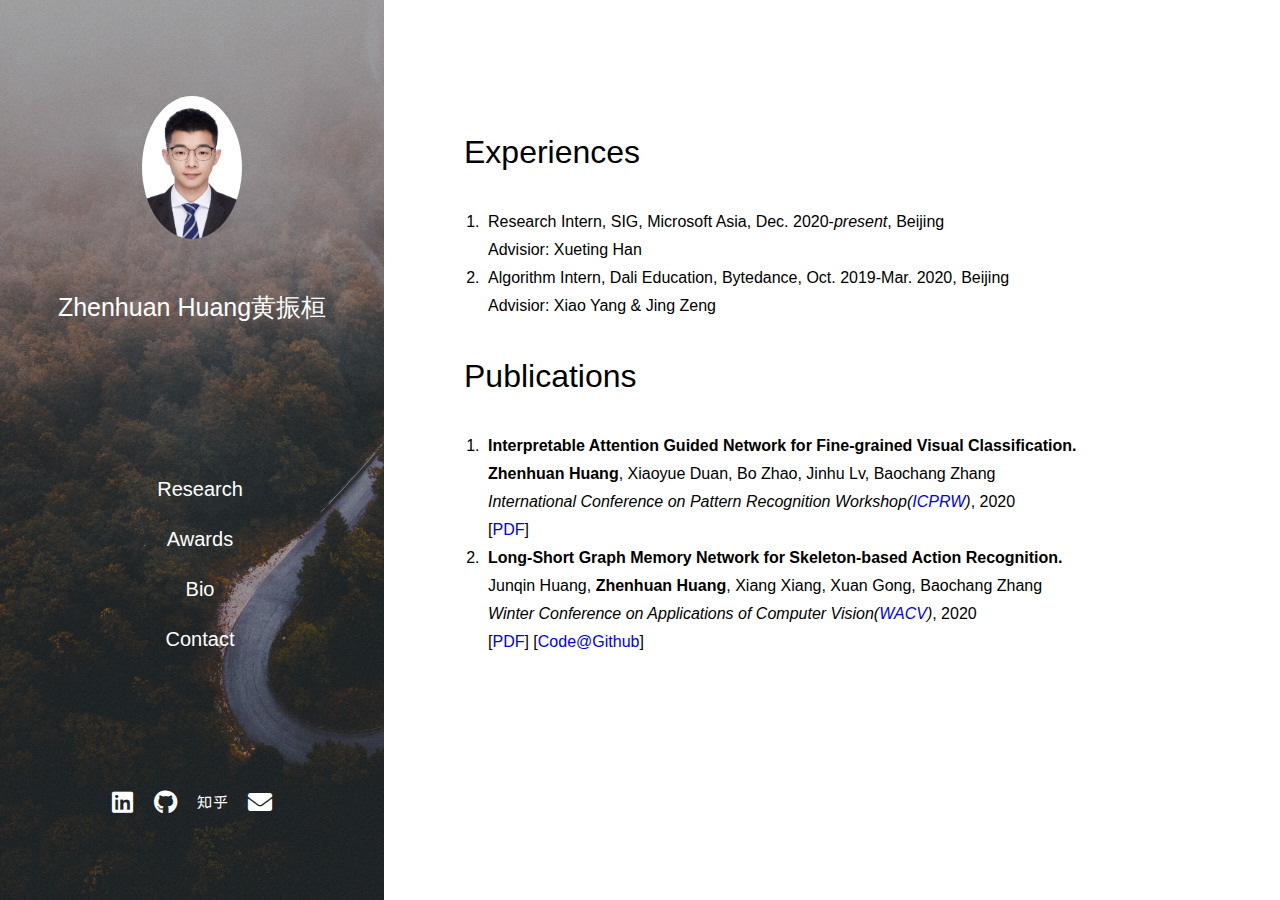
<file: index.html>
<!DOCTYPE HTML>
<!--
	Read Only by HTML5 UP
	html5up.net | @ajlkn
	Free for personal and commercial use under the CCA 3.0 license (html5up.net/license)
-->
<html>
	<head>
		<title>Zhenhuan Huang(黄振桓)</title>
		<meta charset="utf-8" />
		<meta name="viewport" content="width=device-width, initial-scale=1, user-scalable=no" />
		<link rel="stylesheet" href="assets/css/main.css" />
	</head>
	<body class="is-preload">

		<!-- Header -->
			<section id="header">
				<header>
					<span class="image avatar"><img src="images/ID.jpg" alt="" /></span>
					<h1 id="logo"><a href="#"><h3>Zhenhuan Huang<br>黄振桓</h3></a></h1>
					
				</header>
				<nav id="nav">
					<ul>
						<div><a href="index.html" class="active"><h3>Research</h3></a></div>
						<div><a href="awards.html"><h3>Awards</h3></a></div>
						<div><a href="about.html"><h3>Bio</h3></a></div>
						<div><a href="contact.html"><h3>Contact</h3></a></div>
					</ul>
				</nav>
				<footer>
					<ul class="icons">
						<li><a href="https://www.linkedin.com/in/%E6%8C%AF%E6%A1%93-%E9%BB%84-14027b200/" class="icon brands fa-linkedin"><span class="label">Linkedin</span></a></li>
						<li><a href="https://github.com/Sean-Huang65" class="icon brands fa-github"><span class="label">Github</span></a></li>
						<li><a href="https://www.zhihu.com/people/hzh-81-51" class="icon brands fa-zhihu"><span class="label">Zhihu</span></a></li>
						<li><a href="16231192@buaa.edu.cn" class="icon solid fa-envelope"><span class="label">Email</span></a></li>
					</ul>
				</footer>
			</section>

		<!-- Wrapper -->
			<div id="wrapper">

				<!-- Main -->
					<div id="main">

						<!-- One -->
							<section id="one">
								<!-- <div class="image main" data-position="center">
									<img src="images/banner.jpg" alt="" />
								</div> -->
								<div class="container">
									<header class="major">
										<!-- <h1>Research</h1> -->
										<!-- <p>Just an incredibly simple responsive site<br />
										template freebie by <a href="http://html5up.net">HTML5 UP</a>.</p> -->
									</header>

									<h1>Experiences</h1>
									<ol>
									<li>Research Intern, SIG, Microsoft Asia, Dec. 2020-<i>present</i>, Beijing<br/>
										Advisior: Xueting Han
									</li>
									<li>Algorithm Intern, Dali Education, Bytedance, Oct. 2019-Mar. 2020, Beijing<br/>
										Advisior: Xiao Yang & Jing Zeng
									</li>
									</ol>

									<h1>Publications</h1>
									<ol>
										<li>
											<b>
												Interpretable Attention Guided Network for Fine-grained Visual Classification.
											</b><br />
											<b>Zhenhuan Huang</b>, Xiaoyue Duan, Bo Zhao, Jinhu Lv, Baochang Zhang<br />
											<i>International Conference on Pattern Recognition Workshop(<a href="https://fgvrid.github.io/">ICPRW</a>)</i>, 2020<br />
											[<a href="https://arxiv.org/abs/2103.04701">PDF</a>]
										</li>
										<li>
											<b>
												Long-Short Graph Memory Network for Skeleton-based Action Recognition. 
											</b><br />
											Junqin Huang, <b>Zhenhuan Huang</b>, Xiang Xiang, Xuan Gong, Baochang Zhang<br/>
											<i>Winter Conference on Applications of Computer Vision(<a href="https://wacv20.wacv.net/">WACV</a>)</i>, 2020<br>
											[<a href="https://openaccess.thecvf.com/content_WACV_2020/papers/Huang_Long-Short_Graph_Memory_Network__for_Skeleton-based_Action_Recognition_WACV_2020_paper.pdf">PDF</a>]
											[<a href="https://github.com/bczhangbczhang/Long-Short-Graph-Memory-Network">Code@Github</a>]
										</li>
									</ol>
									

								</div>
							</section>

						<!-- Five -->
						<!--
							<section id="five">
								<div class="container">
									<h3>Elements</h3>

									<section>
										<h4>Text</h4>
										<p>This is <b>bold</b> and this is <strong>strong</strong>. This is <i>italic</i> and this is <em>emphasized</em>.
										This is <sup>superscript</sup> text and this is <sub>subscript</sub> text.
										This is <u>underlined</u> and this is code: <code>for (;;) { ... }</code>. Finally, <a href="#">this is a link</a>.</p>
										<hr />
										<header>
											<h4>Heading with a Subtitle</h4>
											<p>Lorem ipsum dolor sit amet nullam id egestas urna aliquam</p>
										</header>
										<p>Nunc lacinia ante nunc ac lobortis. Interdum adipiscing gravida odio porttitor sem non mi integer non faucibus ornare mi ut ante amet placerat aliquet. Volutpat eu sed ante lacinia sapien lorem accumsan varius montes viverra nibh in adipiscing blandit tempus accumsan.</p>
										<header>
											<h5>Heading with a Subtitle</h5>
											<p>Lorem ipsum dolor sit amet nullam id egestas urna aliquam</p>
										</header>
										<p>Nunc lacinia ante nunc ac lobortis. Interdum adipiscing gravida odio porttitor sem non mi integer non faucibus ornare mi ut ante amet placerat aliquet. Volutpat eu sed ante lacinia sapien lorem accumsan varius montes viverra nibh in adipiscing blandit tempus accumsan.</p>
										<hr />
										<h2>Heading Level 2</h2>
										<h3>Heading Level 3</h3>
										<h4>Heading Level 4</h4>
										<h5>Heading Level 5</h5>
										<h6>Heading Level 6</h6>
										<hr />
										<h5>Blockquote</h5>
										<blockquote>Fringilla nisl. Donec accumsan interdum nisi, quis tincidunt felis sagittis eget tempus euismod. Vestibulum ante ipsum primis in faucibus vestibulum. Blandit adipiscing eu felis iaculis volutpat ac adipiscing accumsan faucibus. Vestibulum ante ipsum primis in faucibus lorem ipsum dolor sit amet nullam adipiscing eu felis.</blockquote>
										<h5>Preformatted</h5>
										<pre><code>i = 0;

while (!deck.isInOrder()) {
    print 'Iteration ' + i;
    deck.shuffle();
    i++;
}

print 'It took ' + i + ' iterations to sort the deck.';</code></pre>
									</section>

									<section>
										<h4>Lists</h4>
										<div class="row">
											<div class="col-6 col-12-xsmall">
												<h5>Unordered</h5>
												<ul>
													<li>Dolor pulvinar etiam magna etiam.</li>
													<li>Sagittis adipiscing lorem eleifend.</li>
													<li>Felis enim feugiat dolore viverra.</li>
												</ul>
												<h5>Alternate</h5>
												<ul class="alt">
													<li>Dolor pulvinar etiam magna etiam.</li>
													<li>Sagittis adipiscing lorem eleifend.</li>
													<li>Felis enim feugiat dolore viverra.</li>
												</ul>
											</div>
											<div class="col-6 col-12-xsmall">
												<h5>Ordered</h5>
												<ol>
													<li>Dolor pulvinar etiam magna etiam.</li>
													<li>Etiam vel felis at lorem sed viverra.</li>
													<li>Felis enim feugiat dolore viverra.</li>
													<li>Dolor pulvinar etiam magna etiam.</li>
													<li>Etiam vel felis at lorem sed viverra.</li>
													<li>Felis enim feugiat dolore viverra.</li>
												</ol>
												<h5>Icons</h5>
												<ul class="icons">
													<li><a href="#" class="icon brands fa-twitter"><span class="label">Twitter</span></a></li>
													<li><a href="#" class="icon brands fa-facebook-f"><span class="label">Facebook</span></a></li>
													<li><a href="#" class="icon brands fa-instagram"><span class="label">Instagram</span></a></li>
													<li><a href="#" class="icon brands fa-github"><span class="label">Github</span></a></li>
													<li><a href="#" class="icon brands fa-dribbble"><span class="label">Dribbble</span></a></li>
													<li><a href="#" class="icon brands fa-tumblr"><span class="label">Tumblr</span></a></li>
												</ul>
											</div>
										</div>
										<h5>Actions</h5>
										<ul class="actions">
											<li><a href="#" class="button primary">Default</a></li>
											<li><a href="#" class="button">Default</a></li>
											<li><a href="#" class="button alt">Default</a></li>
										</ul>
										<ul class="actions small">
											<li><a href="#" class="button primary small">Small</a></li>
											<li><a href="#" class="button small">Small</a></li>
											<li><a href="#" class="button alt small">Small</a></li>
										</ul>
										<div class="row">
											<div class="col-3 col-6-medium col-12-xsmall">
												<ul class="actions stacked">
													<li><a href="#" class="button primary">Default</a></li>
													<li><a href="#" class="button">Default</a></li>
													<li><a href="#" class="button alt">Default</a></li>
												</ul>
											</div>
											<div class="col-3 col-6 col-12-xsmall">
												<ul class="actions stacked">
													<li><a href="#" class="button primary small">Small</a></li>
													<li><a href="#" class="button small">Small</a></li>
													<li><a href="#" class="button alt small">Small</a></li>
												</ul>
											</div>
											<div class="col-3 col-6-medium col-12-xsmall">
												<ul class="actions stacked">
													<li><a href="#" class="button primary fit">Default</a></li>
													<li><a href="#" class="button fit">Default</a></li>
													<li><a href="#" class="button alt fit">Default</a></li>
												</ul>
											</div>
											<div class="col-3 col-6-medium col-12-xsmall">
												<ul class="actions stacked">
													<li><a href="#" class="button primary small fit">Small</a></li>
													<li><a href="#" class="button small fit">Small</a></li>
													<li><a href="#" class="button alt small fit">Small</a></li>
												</ul>
											</div>
										</div>
									</section>

									<section>
										<h4>Table</h4>
										<h5>Default</h5>
										<div class="table-wrapper">
											<table>
												<thead>
													<tr>
														<th>Name</th>
														<th>Description</th>
														<th>Price</th>
													</tr>
												</thead>
												<tbody>
													<tr>
														<td>Item One</td>
														<td>Ante turpis integer aliquet porttitor.</td>
														<td>29.99</td>
													</tr>
													<tr>
														<td>Item Two</td>
														<td>Vis ac commodo adipiscing arcu aliquet.</td>
														<td>19.99</td>
													</tr>
													<tr>
														<td>Item Three</td>
														<td> Morbi faucibus arcu accumsan lorem.</td>
														<td>29.99</td>
													</tr>
													<tr>
														<td>Item Four</td>
														<td>Vitae integer tempus condimentum.</td>
														<td>19.99</td>
													</tr>
													<tr>
														<td>Item Five</td>
														<td>Ante turpis integer aliquet porttitor.</td>
														<td>29.99</td>
													</tr>
												</tbody>
												<tfoot>
													<tr>
														<td colspan="2"></td>
														<td>100.00</td>
													</tr>
												</tfoot>
											</table>
										</div>

										<h5>Alternate</h5>
										<div class="table-wrapper">
											<table class="alt">
												<thead>
													<tr>
														<th>Name</th>
														<th>Description</th>
														<th>Price</th>
													</tr>
												</thead>
												<tbody>
													<tr>
														<td>Item One</td>
														<td>Ante turpis integer aliquet porttitor.</td>
														<td>29.99</td>
													</tr>
													<tr>
														<td>Item Two</td>
														<td>Vis ac commodo adipiscing arcu aliquet.</td>
														<td>19.99</td>
													</tr>
													<tr>
														<td>Item Three</td>
														<td> Morbi faucibus arcu accumsan lorem.</td>
														<td>29.99</td>
													</tr>
													<tr>
														<td>Item Four</td>
														<td>Vitae integer tempus condimentum.</td>
														<td>19.99</td>
													</tr>
													<tr>
														<td>Item Five</td>
														<td>Ante turpis integer aliquet porttitor.</td>
														<td>29.99</td>
													</tr>
												</tbody>
												<tfoot>
													<tr>
														<td colspan="2"></td>
														<td>100.00</td>
													</tr>
												</tfoot>
											</table>
										</div>
									</section>

									<section>
										<h4>Buttons</h4>
										<ul class="actions">
											<li><a href="#" class="button primary">Primary</a></li>
											<li><a href="#" class="button">Default</a></li>
											<li><a href="#" class="button alt">Alternate</a></li>
										</ul>
										<ul class="actions">
											<li><a href="#" class="button primary large">Large</a></li>
											<li><a href="#" class="button">Default</a></li>
											<li><a href="#" class="button alt small">Small</a></li>
										</ul>
										<ul class="actions fit">
											<li><a href="#" class="button primary fit">Fit</a></li>
											<li><a href="#" class="button fit">Fit</a></li>
											<li><a href="#" class="button alt fit">Fit</a></li>
										</ul>
										<ul class="actions fit small">
											<li><a href="#" class="button primary fit small">Fit + Small</a></li>
											<li><a href="#" class="button fit small">Fit + Small</a></li>
											<li><a href="#" class="button alt fit small">Fit + Small</a></li>
										</ul>
										<ul class="actions">
											<li><a href="#" class="button primary icon solid fa-download">Icon</a></li>
											<li><a href="#" class="button icon solid fa-download">Icon</a></li>
											<li><a href="#" class="button alt icon solid fa-check">Icon</a></li>
										</ul>
										<ul class="actions">
											<li><span class="button primary disabled">Primary</span></li>
											<li><span class="button disabled">Default</span></li>
											<li><span class="button alt disabled">Alternate</span></li>
										</ul>
									</section>

									<section>
										<h4>Form</h4>
										<form method="post" action="#">
											<div class="row gtr-uniform">
												<div class="col-6 col-12-xsmall">
													<input type="text" name="demo-name" id="demo-name" value="" placeholder="Name" />
												</div>
												<div class="col-6 col-12-xsmall">
													<input type="email" name="demo-email" id="demo-email" value="" placeholder="Email" />
												</div>
												<div class="col-12">
													<select name="demo-category" id="demo-category">
														<option value="">- Category -</option>
														<option value="1">Manufacturing</option>
														<option value="1">Shipping</option>
														<option value="1">Administration</option>
														<option value="1">Human Resources</option>
													</select>
												</div>
												<div class="col-4 col-12-medium">
													<input type="radio" id="demo-priority-low" name="demo-priority" checked>
													<label for="demo-priority-low">Low Priority</label>
												</div>
												<div class="col-4 col-12-medium">
													<input type="radio" id="demo-priority-normal" name="demo-priority">
													<label for="demo-priority-normal">Normal Priority</label>
												</div>
												<div class="col-4 col-12-medium">
													<input type="radio" id="demo-priority-high" name="demo-priority">
													<label for="demo-priority-high">High Priority</label>
												</div>
												<div class="col-6 col-12-medium">
													<input type="checkbox" id="demo-copy" name="demo-copy">
													<label for="demo-copy">Email me a copy of this message</label>
												</div>
												<div class="col-6 col-12-medium">
													<input type="checkbox" id="demo-human" name="demo-human" checked>
													<label for="demo-human">I am a human and not a robot</label>
												</div>
												<div class="col-12">
													<textarea name="demo-message" id="demo-message" placeholder="Enter your message" rows="6"></textarea>
												</div>
												<div class="col-12">
													<ul class="actions">
														<li><input type="submit" value="Send Message" /></li>
														<li><input type="reset" value="Reset" class="alt" /></li>
													</ul>
												</div>
											</div>
										</form>
									</section>

									<section>
										<h4>Image</h4>
										<h5>Fit</h5>
										<span class="image fit"><img src="images/banner.jpg" alt="" /></span>
										<div class="box alt">
											<div class="row gtr-50 gtr-uniform">
												<div class="col-4"><span class="image fit"><img src="images/pic01.jpg" alt="" /></span></div>
												<div class="col-4"><span class="image fit"><img src="images/pic02.jpg" alt="" /></span></div>
												<div class="col-4"><span class="image fit"><img src="images/pic03.jpg" alt="" /></span></div>
												<div class="col-4"><span class="image fit"><img src="images/pic02.jpg" alt="" /></span></div>
												<div class="col-4"><span class="image fit"><img src="images/pic03.jpg" alt="" /></span></div>
												<div class="col-4"><span class="image fit"><img src="images/pic01.jpg" alt="" /></span></div>
												<div class="col-4"><span class="image fit"><img src="images/pic03.jpg" alt="" /></span></div>
												<div class="col-4"><span class="image fit"><img src="images/pic01.jpg" alt="" /></span></div>
												<div class="col-4"><span class="image fit"><img src="images/pic02.jpg" alt="" /></span></div>
											</div>
										</div>
										<h5>Left &amp; Right</h5>
										<p><span class="image left"><img src="images/avatar.jpg" alt="" /></span>Fringilla nisl. Donec accumsan interdum nisi, quis tincidunt felis sagittis eget. tempus euismod. Vestibulum ante ipsum primis in faucibus vestibulum. Blandit adipiscing eu felis iaculis volutpat ac adipiscing accumsan eu faucibus. Integer ac pellentesque praesent tincidunt felis sagittis eget. tempus euismod. Vestibulum ante ipsum primis in faucibus vestibulum. Blandit adipiscing eu felis iaculis volutpat ac adipiscing accumsan eu faucibus. Integer ac pellentesque praesent. Donec accumsan interdum nisi, quis tincidunt felis sagittis eget. tempus euismod. Vestibulum ante ipsum primis in faucibus vestibulum. Blandit adipiscing eu felis iaculis volutpat ac adipiscing accumsan eu faucibus. Integer ac pellentesque praesent tincidunt felis sagittis eget. tempus euismod. Vestibulum ante ipsum primis in faucibus vestibulum. Blandit adipiscing eu felis iaculis volutpat ac adipiscing accumsan eu faucibus. Integer ac pellentesque praesent.</p>
										<p><span class="image right"><img src="images/avatar.jpg" alt="" /></span>Fringilla nisl. Donec accumsan interdum nisi, quis tincidunt felis sagittis eget. tempus euismod. Vestibulum ante ipsum primis in faucibus vestibulum. Blandit adipiscing eu felis iaculis volutpat ac adipiscing accumsan eu faucibus. Integer ac pellentesque praesent tincidunt felis sagittis eget. tempus euismod. Vestibulum ante ipsum primis in faucibus vestibulum. Blandit adipiscing eu felis iaculis volutpat ac adipiscing accumsan eu faucibus. Integer ac pellentesque praesent. Donec accumsan interdum nisi, quis tincidunt felis sagittis eget. tempus euismod. Vestibulum ante ipsum primis in faucibus vestibulum. Blandit adipiscing eu felis iaculis volutpat ac adipiscing accumsan eu faucibus. Integer ac pellentesque praesent tincidunt felis sagittis eget. tempus euismod. Vestibulum ante ipsum primis in faucibus vestibulum. Blandit adipiscing eu felis iaculis volutpat ac adipiscing accumsan eu faucibus. Integer ac pellentesque praesent.</p>
									</section>

								</div>
							</section>
						-->

					</div>

				<!-- Footer -->
					<!-- <section id="footer">
						<div class="container">
							<ul class="copyright">
								<li>&copy; Untitled. All rights reserved.</li><li>Design: <a href="http://html5up.net">HTML5 UP</a></li>
							</ul>
						</div>
					</section> -->

			</div>

		<!-- Scripts -->
			<script src="assets/js/jquery.min.js"></script>
			<script src="assets/js/jquery.scrollex.min.js"></script>
			<script src="assets/js/jquery.scrolly.min.js"></script>
			<script src="assets/js/browser.min.js"></script>
			<script src="assets/js/breakpoints.min.js"></script>
			<script src="assets/js/util.js"></script>
			<script src="assets/js/main.js"></script>

	</body>
</html>
</file>
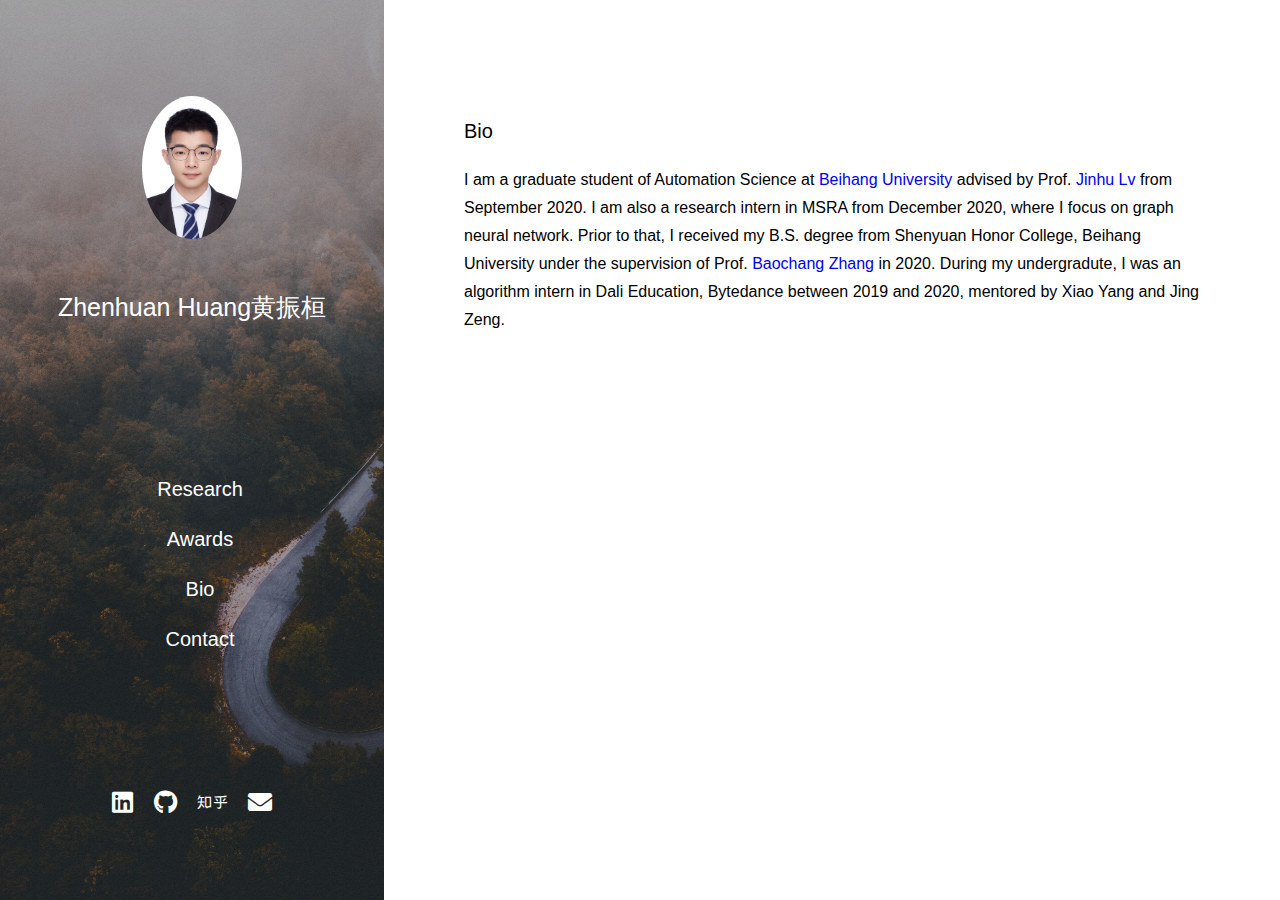
<file: about.html>
<!DOCTYPE HTML>
<!--
	Read Only by HTML5 UP
	html5up.net | @ajlkn
	Free for personal and commercial use under the CCA 3.0 license (html5up.net/license)
-->
<html>
	<head>
		<title>Zhenhuan Huang(黄振桓)</title>
		<meta charset="utf-8" />
		<meta name="viewport" content="width=device-width, initial-scale=1, user-scalable=no" />
		<link rel="stylesheet" href="assets/css/main.css" />
	</head>
	<body class="is-preload">

		<!-- Header -->
		<section id="header">
			<header>
				<span class="image avatar"><img src="images/ID.jpg" alt="" /></span>
				<h1 id="logo"><a href="#"><h3>Zhenhuan Huang<br>黄振桓</h3></a></h1>
				
			</header>
			<nav id="nav">
				<ul>
					<div><a href="index.html" class="active"><h3>Research</h3></a></div>
					<div><a href="awards.html"><h3>Awards</h3></a></div>
					<div><a href="about.html"><h3>Bio</h3></a></div>
					<div><a href="contact.html"><h3>Contact</h3></a></div>
				</ul>
			</nav>
			<footer>
				<ul class="icons">
					<li><a href="https://www.linkedin.com/in/%E6%8C%AF%E6%A1%93-%E9%BB%84-14027b200/" class="icon brands fa-linkedin"><span class="label">Linkedin</span></a></li>
					<li><a href="https://github.com/Sean-Huang65" class="icon brands fa-github"><span class="label">Github</span></a></li>
					<li><a href="https://www.zhihu.com/people/hzh-81-51" class="icon brands fa-zhihu"><span class="label">Zhihu</span></a></li>
					<li><a href="16231192@buaa.edu.cn" class="icon solid fa-envelope"><span class="label">Email</span></a></li>
				</ul>
			</footer>
		</section>

		<!-- Wrapper -->
			<div id="wrapper">

				<!-- Main -->
					<div id="main">

						<!-- One -->
						<!-- Two -->

						<!-- Three -->
						<!-- Four -->
						<section id="Four">
							<div class="container">
								<h3>Bio</h3>
								<p>I am a graduate student of Automation Science at <a href="https://www.buaa.edu.cn/">Beihang University</a> advised by Prof. <a href="http://people.ucas.edu.cn/~jhlu">Jinhu Lv</a> from September 2020. 
									
									I am also a research intern in MSRA from December 2020, where I focus on graph neural network.

									Prior to that, I received my B.S. degree from Shenyuan Honor College, Beihang University under the supervision of Prof. <a href="http://shi.buaa.edu.cn/mpl/zh_CN/index.htm">Baochang Zhang</a> in 2020. 
									
									During my undergradute, I was an algorithm intern in Dali Education, Bytedance between 2019 and 2020, mentored by Xiao Yang and Jing Zeng.
								</p>
									
							</div>
						</section>

					</div>

				<!-- Footer -->
					<!-- <section id="footer">
						<div class="container">
							<ul class="copyright">
								<li>&copy; Untitled. All rights reserved.</li><li>Design: <a href="http://html5up.net">HTML5 UP</a></li>
							</ul>
						</div>
					</section> -->

			</div>

		<!-- Scripts -->
			<script src="assets/js/jquery.min.js"></script>
			<script src="assets/js/jquery.scrollex.min.js"></script>
			<script src="assets/js/jquery.scrolly.min.js"></script>
			<script src="assets/js/browser.min.js"></script>
			<script src="assets/js/breakpoints.min.js"></script>
			<script src="assets/js/util.js"></script>
			<script src="assets/js/main.js"></script>

	</body>
</html>
</file>
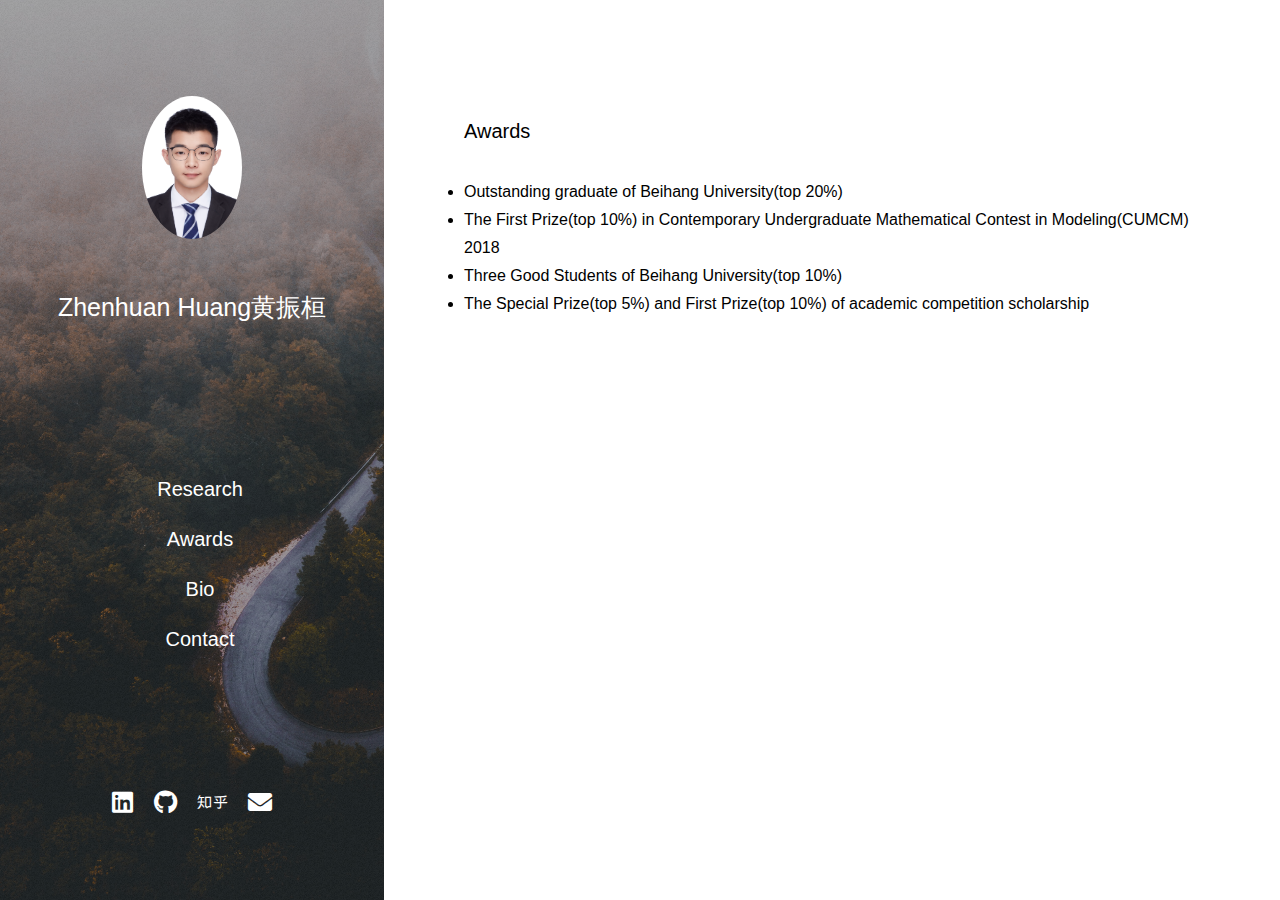
<file: awards.html>
<!DOCTYPE HTML>
<!--
	Read Only by HTML5 UP
	html5up.net | @ajlkn
	Free for personal and commercial use under the CCA 3.0 license (html5up.net/license)
-->
<html>
	<head>
		<title>Zhenhuan Huang(黄振桓)</title>
		<meta charset="utf-8" />
		<meta name="viewport" content="width=device-width, initial-scale=1, user-scalable=no" />
		<link rel="stylesheet" href="assets/css/main.css" />
	</head>
	<body class="is-preload">

		<!-- Header -->
		<section id="header">
			<header>
				<span class="image avatar"><img src="images/ID.jpg" alt="" /></span>
				<h1 id="logo"><a href="#"><h3>Zhenhuan Huang<br>黄振桓</h3></a></h1>
				
			</header>
			<nav id="nav">
				<ul>
					<div><a href="index.html" class="active"><h3>Research</h3></a></div>
					<div><a href="awards.html"><h3>Awards</h3></a></div>
					<div><a href="about.html"><h3>Bio</h3></a></div>
					<div><a href="contact.html"><h3>Contact</h3></a></div>
				</ul>
			</nav>
			<footer>
				<ul class="icons">
					<li><a href="https://www.linkedin.com/in/%E6%8C%AF%E6%A1%93-%E9%BB%84-14027b200/" class="icon brands fa-linkedin"><span class="label">Linkedin</span></a></li>
					<li><a href="https://github.com/Sean-Huang65" class="icon brands fa-github"><span class="label">Github</span></a></li>
					<li><a href="https://www.zhihu.com/people/hzh-81-51" class="icon brands fa-zhihu"><span class="label">Zhihu</span></a></li>
					<li><a href="16231192@buaa.edu.cn" class="icon solid fa-envelope"><span class="label">Email</span></a></li>
				</ul>
			</footer>
		</section>

		<!-- Wrapper -->
			<div id="wrapper">

				<!-- Main -->
					<div id="main">

						<!-- Two -->
							<section id="two">
								<div class="container">
									<h3>Awards</h3>
									<p></p>
									<ul class="feature-icons">
										<!-- <li class="icon solid fa-code">Write all the code</li>
										<li class="icon solid fa-cubes">Stack small boxes</li>
										<li class="icon solid fa-book">Read books and stuff</li>
										<li class="icon solid fa-coffee">Drink much coffee</li>
										<li class="icon solid fa-bolt">Lightning bolt</li>
										<li class="icon solid fa-users">Shadow clone technique</li> -->
									</ul>
									<li>Outstanding graduate of Beihang University(top 20%)</li>
									<li>The First Prize(top 10%) in Contemporary Undergraduate Mathematical Contest in Modeling(CUMCM) 2018 </li>
									<li>Three Good Students of Beihang University(top 10%)</li>
									<li>The Special Prize(top 5%) and First Prize(top 10%) of academic competition scholarship</li>
								</div>
							</section>
					</div>


			</div>

		<!-- Scripts -->
			<script src="assets/js/jquery.min.js"></script>
			<script src="assets/js/jquery.scrollex.min.js"></script>
			<script src="assets/js/jquery.scrolly.min.js"></script>
			<script src="assets/js/browser.min.js"></script>
			<script src="assets/js/breakpoints.min.js"></script>
			<script src="assets/js/util.js"></script>
			<script src="assets/js/main.js"></script>

	</body>
</html>
</file>
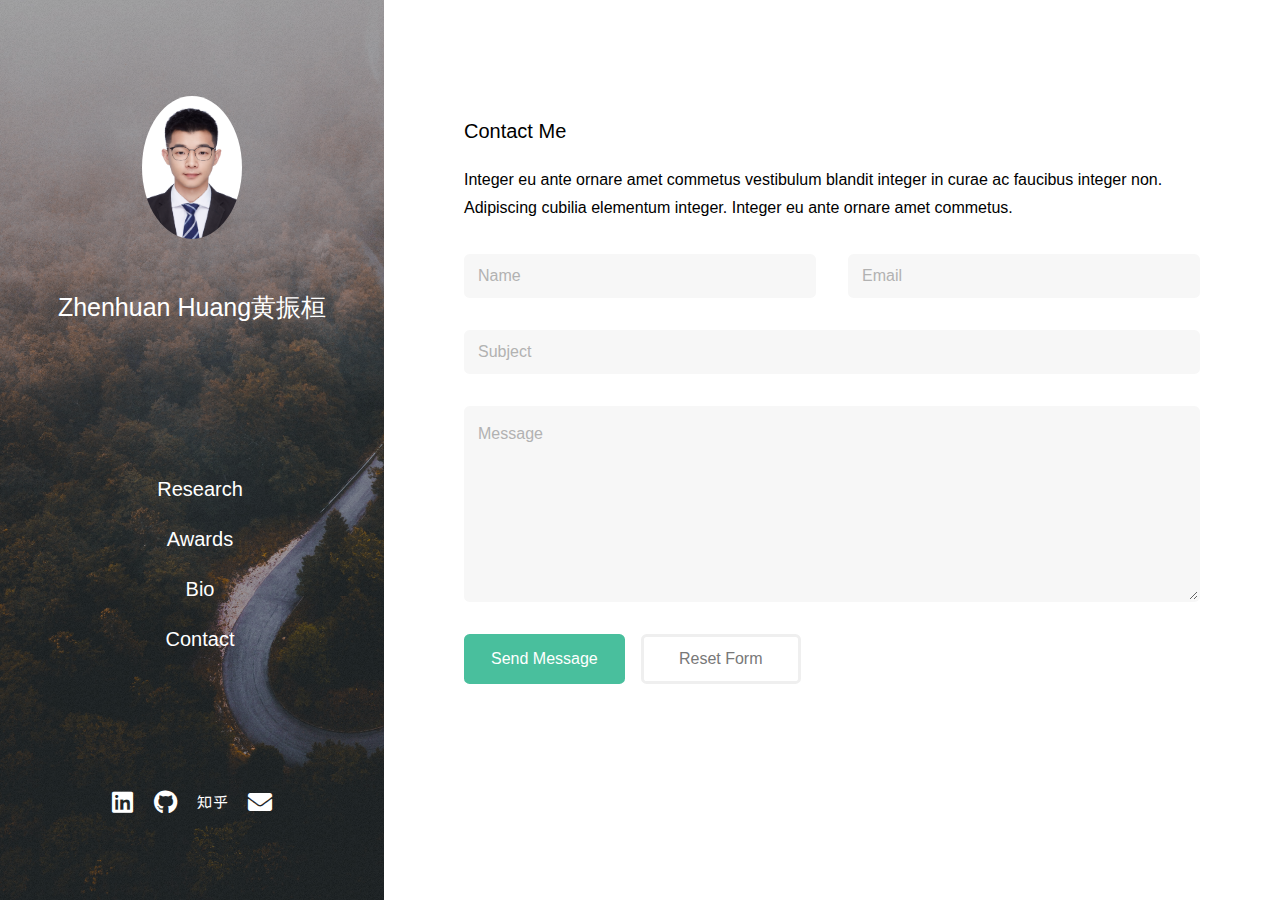
<file: contact.html>
<!DOCTYPE HTML>
<!--
	Read Only by HTML5 UP
	html5up.net | @ajlkn
	Free for personal and commercial use under the CCA 3.0 license (html5up.net/license)
-->
<html>
	<head>
		<title>Zhenhuan Huang(黄振桓)</title>
		<meta charset="utf-8" />
		<meta name="viewport" content="width=device-width, initial-scale=1, user-scalable=no" />
		<link rel="stylesheet" href="assets/css/main.css" />
	</head>
	<body class="is-preload">

		<!-- Header -->
			<section id="header">
				<header>
					<span class="image avatar"><img src="images/ID.jpg" alt="" /></span>
					<h1 id="logo"><a href="#"><h3>Zhenhuan Huang<br>黄振桓</h3></a></h1>
					
				</header>
				<nav id="nav">
					<ul>
						<div><a href="index.html" class="active"><h3>Research</h3></a></div>
						<div><a href="awards.html"><h3>Awards</h3></a></div>
						<div><a href="about.html"><h3>Bio</h3></a></div>
						<div><a href="contact.html"><h3>Contact</h3></a></div>
					</ul>
				</nav>
				<footer>
					<ul class="icons">
						<li><a href="https://www.linkedin.com/in/%E6%8C%AF%E6%A1%93-%E9%BB%84-14027b200/" class="icon brands fa-linkedin"><span class="label">Linkedin</span></a></li>
						<li><a href="https://github.com/Sean-Huang65" class="icon brands fa-github"><span class="label">Github</span></a></li>
						<li><a href="https://www.zhihu.com/people/hzh-81-51" class="icon brands fa-zhihu"><span class="label">Zhihu</span></a></li>
						<li><a href="16231192@buaa.edu.cn" class="icon solid fa-envelope"><span class="label">Email</span></a></li>
					</ul>
				</footer>
			</section>

		<!-- Wrapper -->
			<div id="wrapper">

				<!-- Main -->
					<div id="main">

						<!-- One -->
						<!-- Two -->

						<!-- Three -->
						<!-- Four -->
							<section id="four">
								<div class="container">
									<h3>Contact Me</h3>
									<p>Integer eu ante ornare amet commetus vestibulum blandit integer in curae ac faucibus integer non. Adipiscing cubilia elementum integer. Integer eu ante ornare amet commetus.</p>
									<form method="post" action="#">
										<div class="row gtr-uniform">
											<div class="col-6 col-12-xsmall"><input type="text" name="name" id="name" placeholder="Name" /></div>
											<div class="col-6 col-12-xsmall"><input type="email" name="email" id="email" placeholder="Email" /></div>
											<div class="col-12"><input type="text" name="subject" id="subject" placeholder="Subject" /></div>
											<div class="col-12"><textarea name="message" id="message" placeholder="Message" rows="6"></textarea></div>
											<div class="col-12">
												<ul class="actions">
													<li><input type="submit" class="primary" value="Send Message" /></li>
													<li><input type="reset" value="Reset Form" /></li>
												</ul>
											</div>
										</div>
									</form>
								</div>
							</section>

						<!-- Five -->
						<!--
							<section id="five">
								<div class="container">
									<h3>Elements</h3>

									<section>
										<h4>Text</h4>
										<p>This is <b>bold</b> and this is <strong>strong</strong>. This is <i>italic</i> and this is <em>emphasized</em>.
										This is <sup>superscript</sup> text and this is <sub>subscript</sub> text.
										This is <u>underlined</u> and this is code: <code>for (;;) { ... }</code>. Finally, <a href="#">this is a link</a>.</p>
										<hr />
										<header>
											<h4>Heading with a Subtitle</h4>
											<p>Lorem ipsum dolor sit amet nullam id egestas urna aliquam</p>
										</header>
										<p>Nunc lacinia ante nunc ac lobortis. Interdum adipiscing gravida odio porttitor sem non mi integer non faucibus ornare mi ut ante amet placerat aliquet. Volutpat eu sed ante lacinia sapien lorem accumsan varius montes viverra nibh in adipiscing blandit tempus accumsan.</p>
										<header>
											<h5>Heading with a Subtitle</h5>
											<p>Lorem ipsum dolor sit amet nullam id egestas urna aliquam</p>
										</header>
										<p>Nunc lacinia ante nunc ac lobortis. Interdum adipiscing gravida odio porttitor sem non mi integer non faucibus ornare mi ut ante amet placerat aliquet. Volutpat eu sed ante lacinia sapien lorem accumsan varius montes viverra nibh in adipiscing blandit tempus accumsan.</p>
										<hr />
										<h2>Heading Level 2</h2>
										<h3>Heading Level 3</h3>
										<h4>Heading Level 4</h4>
										<h5>Heading Level 5</h5>
										<h6>Heading Level 6</h6>
										<hr />
										<h5>Blockquote</h5>
										<blockquote>Fringilla nisl. Donec accumsan interdum nisi, quis tincidunt felis sagittis eget tempus euismod. Vestibulum ante ipsum primis in faucibus vestibulum. Blandit adipiscing eu felis iaculis volutpat ac adipiscing accumsan faucibus. Vestibulum ante ipsum primis in faucibus lorem ipsum dolor sit amet nullam adipiscing eu felis.</blockquote>
										<h5>Preformatted</h5>
										<pre><code>i = 0;

while (!deck.isInOrder()) {
    print 'Iteration ' + i;
    deck.shuffle();
    i++;
}

print 'It took ' + i + ' iterations to sort the deck.';</code></pre>
									</section>

									<section>
										<h4>Lists</h4>
										<div class="row">
											<div class="col-6 col-12-xsmall">
												<h5>Unordered</h5>
												<ul>
													<li>Dolor pulvinar etiam magna etiam.</li>
													<li>Sagittis adipiscing lorem eleifend.</li>
													<li>Felis enim feugiat dolore viverra.</li>
												</ul>
												<h5>Alternate</h5>
												<ul class="alt">
													<li>Dolor pulvinar etiam magna etiam.</li>
													<li>Sagittis adipiscing lorem eleifend.</li>
													<li>Felis enim feugiat dolore viverra.</li>
												</ul>
											</div>
											<div class="col-6 col-12-xsmall">
												<h5>Ordered</h5>
												<ol>
													<li>Dolor pulvinar etiam magna etiam.</li>
													<li>Etiam vel felis at lorem sed viverra.</li>
													<li>Felis enim feugiat dolore viverra.</li>
													<li>Dolor pulvinar etiam magna etiam.</li>
													<li>Etiam vel felis at lorem sed viverra.</li>
													<li>Felis enim feugiat dolore viverra.</li>
												</ol>
												<h5>Icons</h5>
												<ul class="icons">
													<li><a href="#" class="icon brands fa-twitter"><span class="label">Twitter</span></a></li>
													<li><a href="#" class="icon brands fa-facebook-f"><span class="label">Facebook</span></a></li>
													<li><a href="#" class="icon brands fa-instagram"><span class="label">Instagram</span></a></li>
													<li><a href="#" class="icon brands fa-github"><span class="label">Github</span></a></li>
													<li><a href="#" class="icon brands fa-dribbble"><span class="label">Dribbble</span></a></li>
													<li><a href="#" class="icon brands fa-tumblr"><span class="label">Tumblr</span></a></li>
												</ul>
											</div>
										</div>
										<h5>Actions</h5>
										<ul class="actions">
											<li><a href="#" class="button primary">Default</a></li>
											<li><a href="#" class="button">Default</a></li>
											<li><a href="#" class="button alt">Default</a></li>
										</ul>
										<ul class="actions small">
											<li><a href="#" class="button primary small">Small</a></li>
											<li><a href="#" class="button small">Small</a></li>
											<li><a href="#" class="button alt small">Small</a></li>
										</ul>
										<div class="row">
											<div class="col-3 col-6-medium col-12-xsmall">
												<ul class="actions stacked">
													<li><a href="#" class="button primary">Default</a></li>
													<li><a href="#" class="button">Default</a></li>
													<li><a href="#" class="button alt">Default</a></li>
												</ul>
											</div>
											<div class="col-3 col-6 col-12-xsmall">
												<ul class="actions stacked">
													<li><a href="#" class="button primary small">Small</a></li>
													<li><a href="#" class="button small">Small</a></li>
													<li><a href="#" class="button alt small">Small</a></li>
												</ul>
											</div>
											<div class="col-3 col-6-medium col-12-xsmall">
												<ul class="actions stacked">
													<li><a href="#" class="button primary fit">Default</a></li>
													<li><a href="#" class="button fit">Default</a></li>
													<li><a href="#" class="button alt fit">Default</a></li>
												</ul>
											</div>
											<div class="col-3 col-6-medium col-12-xsmall">
												<ul class="actions stacked">
													<li><a href="#" class="button primary small fit">Small</a></li>
													<li><a href="#" class="button small fit">Small</a></li>
													<li><a href="#" class="button alt small fit">Small</a></li>
												</ul>
											</div>
										</div>
									</section>

									<section>
										<h4>Table</h4>
										<h5>Default</h5>
										<div class="table-wrapper">
											<table>
												<thead>
													<tr>
														<th>Name</th>
														<th>Description</th>
														<th>Price</th>
													</tr>
												</thead>
												<tbody>
													<tr>
														<td>Item One</td>
														<td>Ante turpis integer aliquet porttitor.</td>
														<td>29.99</td>
													</tr>
													<tr>
														<td>Item Two</td>
														<td>Vis ac commodo adipiscing arcu aliquet.</td>
														<td>19.99</td>
													</tr>
													<tr>
														<td>Item Three</td>
														<td> Morbi faucibus arcu accumsan lorem.</td>
														<td>29.99</td>
													</tr>
													<tr>
														<td>Item Four</td>
														<td>Vitae integer tempus condimentum.</td>
														<td>19.99</td>
													</tr>
													<tr>
														<td>Item Five</td>
														<td>Ante turpis integer aliquet porttitor.</td>
														<td>29.99</td>
													</tr>
												</tbody>
												<tfoot>
													<tr>
														<td colspan="2"></td>
														<td>100.00</td>
													</tr>
												</tfoot>
											</table>
										</div>

										<h5>Alternate</h5>
										<div class="table-wrapper">
											<table class="alt">
												<thead>
													<tr>
														<th>Name</th>
														<th>Description</th>
														<th>Price</th>
													</tr>
												</thead>
												<tbody>
													<tr>
														<td>Item One</td>
														<td>Ante turpis integer aliquet porttitor.</td>
														<td>29.99</td>
													</tr>
													<tr>
														<td>Item Two</td>
														<td>Vis ac commodo adipiscing arcu aliquet.</td>
														<td>19.99</td>
													</tr>
													<tr>
														<td>Item Three</td>
														<td> Morbi faucibus arcu accumsan lorem.</td>
														<td>29.99</td>
													</tr>
													<tr>
														<td>Item Four</td>
														<td>Vitae integer tempus condimentum.</td>
														<td>19.99</td>
													</tr>
													<tr>
														<td>Item Five</td>
														<td>Ante turpis integer aliquet porttitor.</td>
														<td>29.99</td>
													</tr>
												</tbody>
												<tfoot>
													<tr>
														<td colspan="2"></td>
														<td>100.00</td>
													</tr>
												</tfoot>
											</table>
										</div>
									</section>

									<section>
										<h4>Buttons</h4>
										<ul class="actions">
											<li><a href="#" class="button primary">Primary</a></li>
											<li><a href="#" class="button">Default</a></li>
											<li><a href="#" class="button alt">Alternate</a></li>
										</ul>
										<ul class="actions">
											<li><a href="#" class="button primary large">Large</a></li>
											<li><a href="#" class="button">Default</a></li>
											<li><a href="#" class="button alt small">Small</a></li>
										</ul>
										<ul class="actions fit">
											<li><a href="#" class="button primary fit">Fit</a></li>
											<li><a href="#" class="button fit">Fit</a></li>
											<li><a href="#" class="button alt fit">Fit</a></li>
										</ul>
										<ul class="actions fit small">
											<li><a href="#" class="button primary fit small">Fit + Small</a></li>
											<li><a href="#" class="button fit small">Fit + Small</a></li>
											<li><a href="#" class="button alt fit small">Fit + Small</a></li>
										</ul>
										<ul class="actions">
											<li><a href="#" class="button primary icon solid fa-download">Icon</a></li>
											<li><a href="#" class="button icon solid fa-download">Icon</a></li>
											<li><a href="#" class="button alt icon solid fa-check">Icon</a></li>
										</ul>
										<ul class="actions">
											<li><span class="button primary disabled">Primary</span></li>
											<li><span class="button disabled">Default</span></li>
											<li><span class="button alt disabled">Alternate</span></li>
										</ul>
									</section>

									<section>
										<h4>Form</h4>
										<form method="post" action="#">
											<div class="row gtr-uniform">
												<div class="col-6 col-12-xsmall">
													<input type="text" name="demo-name" id="demo-name" value="" placeholder="Name" />
												</div>
												<div class="col-6 col-12-xsmall">
													<input type="email" name="demo-email" id="demo-email" value="" placeholder="Email" />
												</div>
												<div class="col-12">
													<select name="demo-category" id="demo-category">
														<option value="">- Category -</option>
														<option value="1">Manufacturing</option>
														<option value="1">Shipping</option>
														<option value="1">Administration</option>
														<option value="1">Human Resources</option>
													</select>
												</div>
												<div class="col-4 col-12-medium">
													<input type="radio" id="demo-priority-low" name="demo-priority" checked>
													<label for="demo-priority-low">Low Priority</label>
												</div>
												<div class="col-4 col-12-medium">
													<input type="radio" id="demo-priority-normal" name="demo-priority">
													<label for="demo-priority-normal">Normal Priority</label>
												</div>
												<div class="col-4 col-12-medium">
													<input type="radio" id="demo-priority-high" name="demo-priority">
													<label for="demo-priority-high">High Priority</label>
												</div>
												<div class="col-6 col-12-medium">
													<input type="checkbox" id="demo-copy" name="demo-copy">
													<label for="demo-copy">Email me a copy of this message</label>
												</div>
												<div class="col-6 col-12-medium">
													<input type="checkbox" id="demo-human" name="demo-human" checked>
													<label for="demo-human">I am a human and not a robot</label>
												</div>
												<div class="col-12">
													<textarea name="demo-message" id="demo-message" placeholder="Enter your message" rows="6"></textarea>
												</div>
												<div class="col-12">
													<ul class="actions">
														<li><input type="submit" value="Send Message" /></li>
														<li><input type="reset" value="Reset" class="alt" /></li>
													</ul>
												</div>
											</div>
										</form>
									</section>

									<section>
										<h4>Image</h4>
										<h5>Fit</h5>
										<span class="image fit"><img src="images/banner.jpg" alt="" /></span>
										<div class="box alt">
											<div class="row gtr-50 gtr-uniform">
												<div class="col-4"><span class="image fit"><img src="images/pic01.jpg" alt="" /></span></div>
												<div class="col-4"><span class="image fit"><img src="images/pic02.jpg" alt="" /></span></div>
												<div class="col-4"><span class="image fit"><img src="images/pic03.jpg" alt="" /></span></div>
												<div class="col-4"><span class="image fit"><img src="images/pic02.jpg" alt="" /></span></div>
												<div class="col-4"><span class="image fit"><img src="images/pic03.jpg" alt="" /></span></div>
												<div class="col-4"><span class="image fit"><img src="images/pic01.jpg" alt="" /></span></div>
												<div class="col-4"><span class="image fit"><img src="images/pic03.jpg" alt="" /></span></div>
												<div class="col-4"><span class="image fit"><img src="images/pic01.jpg" alt="" /></span></div>
												<div class="col-4"><span class="image fit"><img src="images/pic02.jpg" alt="" /></span></div>
											</div>
										</div>
										<h5>Left &amp; Right</h5>
										<p><span class="image left"><img src="images/avatar.jpg" alt="" /></span>Fringilla nisl. Donec accumsan interdum nisi, quis tincidunt felis sagittis eget. tempus euismod. Vestibulum ante ipsum primis in faucibus vestibulum. Blandit adipiscing eu felis iaculis volutpat ac adipiscing accumsan eu faucibus. Integer ac pellentesque praesent tincidunt felis sagittis eget. tempus euismod. Vestibulum ante ipsum primis in faucibus vestibulum. Blandit adipiscing eu felis iaculis volutpat ac adipiscing accumsan eu faucibus. Integer ac pellentesque praesent. Donec accumsan interdum nisi, quis tincidunt felis sagittis eget. tempus euismod. Vestibulum ante ipsum primis in faucibus vestibulum. Blandit adipiscing eu felis iaculis volutpat ac adipiscing accumsan eu faucibus. Integer ac pellentesque praesent tincidunt felis sagittis eget. tempus euismod. Vestibulum ante ipsum primis in faucibus vestibulum. Blandit adipiscing eu felis iaculis volutpat ac adipiscing accumsan eu faucibus. Integer ac pellentesque praesent.</p>
										<p><span class="image right"><img src="images/avatar.jpg" alt="" /></span>Fringilla nisl. Donec accumsan interdum nisi, quis tincidunt felis sagittis eget. tempus euismod. Vestibulum ante ipsum primis in faucibus vestibulum. Blandit adipiscing eu felis iaculis volutpat ac adipiscing accumsan eu faucibus. Integer ac pellentesque praesent tincidunt felis sagittis eget. tempus euismod. Vestibulum ante ipsum primis in faucibus vestibulum. Blandit adipiscing eu felis iaculis volutpat ac adipiscing accumsan eu faucibus. Integer ac pellentesque praesent. Donec accumsan interdum nisi, quis tincidunt felis sagittis eget. tempus euismod. Vestibulum ante ipsum primis in faucibus vestibulum. Blandit adipiscing eu felis iaculis volutpat ac adipiscing accumsan eu faucibus. Integer ac pellentesque praesent tincidunt felis sagittis eget. tempus euismod. Vestibulum ante ipsum primis in faucibus vestibulum. Blandit adipiscing eu felis iaculis volutpat ac adipiscing accumsan eu faucibus. Integer ac pellentesque praesent.</p>
									</section>

								</div>
							</section>
						-->

					</div>

				<!-- Footer -->
					<!-- <section id="footer">
						<div class="container">
							<ul class="copyright">
								<li>&copy; Untitled. All rights reserved.</li><li>Design: <a href="http://html5up.net">HTML5 UP</a></li>
							</ul>
						</div>
					</section> -->

			</div>

		<!-- Scripts -->
			<script src="assets/js/jquery.min.js"></script>
			<script src="assets/js/jquery.scrollex.min.js"></script>
			<script src="assets/js/jquery.scrolly.min.js"></script>
			<script src="assets/js/browser.min.js"></script>
			<script src="assets/js/breakpoints.min.js"></script>
			<script src="assets/js/util.js"></script>
			<script src="assets/js/main.js"></script>

	</body>
</html>
</file>
<file: assets/css/main.css>
@import url("fontawesome-all.min.css");
@import url("https://fonts.googleapis.com/css?family=Source+Sans+Pro:400,400italic");

/*
	Strata by HTML5 UP
	html5up.net | @ajlkn
	Free for personal and commercial use under the CCA 3.0 license (html5up.net/license)
*/

html, body, div, span, applet, object,
iframe, h1, h2, h3, h4, h5, h6, p, blockquote,
pre, a, abbr, acronym, address, big, cite,
code, del, dfn, em, img, ins, kbd, q, s, samp,
small, strike, strong, sub, sup, tt, var, b,
u, i, center, dl, dt, dd, ol, ul, li, fieldset,
form, label, legend, table, caption, tbody,
tfoot, thead, tr, th, td, article, aside,
canvas, details, embed, figure, figcaption,
footer, header, hgroup, menu, nav, output, ruby,
section, summary, time, mark, audio, video {
	margin: 0;
	padding: 0;
	border: 0;
	font-size: 100%;
	font: inherit;
	vertical-align: baseline;}

article, aside, details, figcaption, figure,
footer, header, hgroup, menu, nav, section {
	display: block;}

body {
	line-height: 1;
}

ol, ul {
	list-style: none;
}

blockquote, q {
	quotes: none;
}

	blockquote:before, blockquote:after, q:before, q:after {
		content: '';
		content: none;
	}

table {
	border-collapse: collapse;
	border-spacing: 0;
}

body {
	-webkit-text-size-adjust: none;
}

mark {
	background-color: transparent;
	color: inherit;
}

input::-moz-focus-inner {
	border: 0;
	padding: 0;
}

input, select, textarea {
	-moz-appearance: none;
	-webkit-appearance: none;
	-ms-appearance: none;
	appearance: none;
}

/* Basic */

	html {
		box-sizing: border-box;
	}

	*, *:before, *:after {
		box-sizing: inherit;
	}

	body {
		background: #fff;
	}

		body.is-preload *, body.is-preload *:before, body.is-preload *:after {
			-moz-animation: none !important;
			-webkit-animation: none !important;
			-ms-animation: none !important;
			animation: none !important;
			-moz-transition: none !important;
			-webkit-transition: none !important;
			-ms-transition: none !important;
			transition: none !important;
		}

	body, input, select, textarea {
		color: #000000;
		font-family: sans-serif;
		font-size: 16pt;
		font-weight: 400;
		line-height: 1.75em;
	}

	a {
		-moz-transition: color 0.2s ease-in-out, border-color 0.2s ease-in-out;
		-webkit-transition: color 0.2s ease-in-out, border-color 0.2s ease-in-out;
		-ms-transition: color 0.2s ease-in-out, border-color 0.2s ease-in-out;
		transition: color 0.2s ease-in-out, border-color 0.2s ease-in-out;
		/* border-bottom: dotted 1px; */
		/* color: #49bf9d; */
		text-decoration: none;
	}

		a:hover {
			border-bottom-color: transparent;
			/* color: #49bf9d !important; */
			text-decoration: underline;
		}

	strong, b {
		color: #000000;
		font-weight: bold;
	}

	em, i {
		font-style: italic;
	}

	p {
		margin: 0 0 2em 0;
	}

	h1, h2, h3, h4, h5, h6 {
		color: #000000;
		font-weight: 400;
		line-height: 1em;
		margin: 1em 0 1em 0;
	}

		h1 a, h2 a, h3 a, h4 a, h5 a, h6 a {
			color: inherit;
			text-decoration: none;
		}

	h1 {
		font-size: 2em;
		line-height: 1.5em;
	}

	h2 {
		font-size: 1.5em;
		line-height: 1.5em;
	}

	h3 {
		font-size: 1.25em;
		line-height: 1.5em;
	}

	h4 {
		font-size: 1.1em;
		line-height: 1.5em;
	}

	h5 {
		font-size: 0.9em;
		line-height: 1.5em;
	}

	h6 {
		font-size: 0.7em;
		line-height: 1.5em;
	}

	sub {
		font-size: 0.8em;
		position: relative;
		top: 0.5em;
	}

	sup {
		font-size: 0.8em;
		position: relative;
		top: -0.5em;
	}

	hr {
		border: 0;
		border-bottom: solid 2px #efefef;
		margin: 2em 0;
	}

		hr.major {
			margin: 3em 0;
		}

	blockquote {
		border-left: solid 6px #efefef;
		font-style: italic;
		margin: 0 0 2em 0;
		padding: 0.5em 0 0.5em 1.5em;
	}

	code {
		background: #f7f7f7;
		border-radius: 0.35em;
		border: solid 2px #efefef;
		font-family: "Courier New", monospace;
		font-size: 0.9em;
		margin: 0 0.25em;
		padding: 0.25em 0.65em;
	}

	pre {
		-webkit-overflow-scrolling: touch;
		font-family: "Courier New", monospace;
		font-size: 0.9em;
		margin: 0 0 2em 0;
	}

		pre code {
			display: block;
			line-height: 1.75em;
			padding: 1em 1.5em;
			overflow-x: auto;
		}

	.align-left {
		text-align: left;
	}

	.align-center {
		text-align: center;
	}

	.align-right {
		text-align: right;
	}

/* Container */

	.container {
		margin: 0 auto;
		max-width: calc(100% - 4em);
		width: 100%;
	}

		.container.xsmall {
			width: 25%;
		}

		.container.small {
			width: 50%;
		}

		.container.medium {
			width: 75%;
		}

		.container.large {
			width: 125%;
		}

		.container.xlarge {
			width: 150%;
		}

		.container.max {
			width: 100%;
		}

		@media screen and (max-width: 980px) {

			.container {
				width: 100% !important;
				max-width: 100% !important;
			}

		}

		@media screen and (max-width: 480px) {

			.container {
				max-width: calc(100% - 3em);
			}

		}

/* Row */

	.row {
		display: flex;
		flex-wrap: wrap;
		box-sizing: border-box;
		align-items: stretch;
	}

		.row > * {
			box-sizing: border-box;
		}

		.row.gtr-uniform > * > :last-child {
			margin-bottom: 0;
		}

		.row.aln-left {
			justify-content: flex-start;
		}

		.row.aln-center {
			justify-content: center;
		}

		.row.aln-right {
			justify-content: flex-end;
		}

		.row.aln-top {
			align-items: flex-start;
		}

		.row.aln-middle {
			align-items: center;
		}

		.row.aln-bottom {
			align-items: flex-end;
		}

		.row > .imp {
			order: -1;
		}

		.row > .col-1 {
			width: 8.33333%;
		}

		.row > .off-1 {
			margin-left: 8.33333%;
		}

		.row > .col-2 {
			width: 16.66667%;
		}

		.row > .off-2 {
			margin-left: 16.66667%;
		}

		.row > .col-3 {
			width: 25%;
		}

		.row > .off-3 {
			margin-left: 25%;
		}

		.row > .col-4 {
			width: 33.33333%;
		}

		.row > .off-4 {
			margin-left: 33.33333%;
		}

		.row > .col-5 {
			width: 41.66667%;
		}

		.row > .off-5 {
			margin-left: 41.66667%;
		}

		.row > .col-6 {
			width: 50%;
		}

		.row > .off-6 {
			margin-left: 50%;
		}

		.row > .col-7 {
			width: 58.33333%;
		}

		.row > .off-7 {
			margin-left: 58.33333%;
		}

		.row > .col-8 {
			width: 66.66667%;
		}

		.row > .off-8 {
			margin-left: 66.66667%;
		}

		.row > .col-9 {
			width: 75%;
		}

		.row > .off-9 {
			margin-left: 75%;
		}

		.row > .col-10 {
			width: 83.33333%;
		}

		.row > .off-10 {
			margin-left: 83.33333%;
		}

		.row > .col-11 {
			width: 91.66667%;
		}

		.row > .off-11 {
			margin-left: 91.66667%;
		}

		.row > .col-12 {
			width: 100%;
		}

		.row > .off-12 {
			margin-left: 100%;
		}

		.row.gtr-0 {
			margin-top: 0;
			margin-left: 0em;
		}

			.row.gtr-0 > * {
				padding: 0 0 0 0em;
			}

			.row.gtr-0.gtr-uniform {
				margin-top: 0em;
			}

				.row.gtr-0.gtr-uniform > * {
					padding-top: 0em;
				}

		.row.gtr-25 {
			margin-top: 0;
			margin-left: -0.625em;
		}

			.row.gtr-25 > * {
				padding: 0 0 0 0.625em;
			}

			.row.gtr-25.gtr-uniform {
				margin-top: -0.625em;
			}

				.row.gtr-25.gtr-uniform > * {
					padding-top: 0.625em;
				}

		.row.gtr-50 {
			margin-top: 0;
			margin-left: -1.25em;
		}

			.row.gtr-50 > * {
				padding: 0 0 0 1.25em;
			}

			.row.gtr-50.gtr-uniform {
				margin-top: -1.25em;
			}

				.row.gtr-50.gtr-uniform > * {
					padding-top: 1.25em;
				}

		.row {
			margin-top: 0;
			margin-left: -2.5em;
		}

			.row > * {
				padding: 0 0 0 2.5em;
			}

			.row.gtr-uniform {
				margin-top: -2.5em;
			}

				.row.gtr-uniform > * {
					padding-top: 2.5em;
				}

		.row.gtr-150 {
			margin-top: 0;
			margin-left: -3.75em;
		}

			.row.gtr-150 > * {
				padding: 0 0 0 3.75em;
			}

			.row.gtr-150.gtr-uniform {
				margin-top: -3.75em;
			}

				.row.gtr-150.gtr-uniform > * {
					padding-top: 3.75em;
				}

		.row.gtr-200 {
			margin-top: 0;
			margin-left: -5em;
		}

			.row.gtr-200 > * {
				padding: 0 0 0 5em;
			}

			.row.gtr-200.gtr-uniform {
				margin-top: -5em;
			}

				.row.gtr-200.gtr-uniform > * {
					padding-top: 5em;
				}

		@media screen and (max-width: 1800px) {

			.row {
				display: flex;
				flex-wrap: wrap;
				box-sizing: border-box;
				align-items: stretch;
			}

				.row > * {
					box-sizing: border-box;
				}

				.row.gtr-uniform > * > :last-child {
					margin-bottom: 0;
				}

				.row.aln-left {
					justify-content: flex-start;
				}

				.row.aln-center {
					justify-content: center;
				}

				.row.aln-right {
					justify-content: flex-end;
				}

				.row.aln-top {
					align-items: flex-start;
				}

				.row.aln-middle {
					align-items: center;
				}

				.row.aln-bottom {
					align-items: flex-end;
				}

				.row > .imp-xlarge {
					order: -1;
				}

				.row > .col-1-xlarge {
					width: 8.33333%;
				}

				.row > .off-1-xlarge {
					margin-left: 8.33333%;
				}

				.row > .col-2-xlarge {
					width: 16.66667%;
				}

				.row > .off-2-xlarge {
					margin-left: 16.66667%;
				}

				.row > .col-3-xlarge {
					width: 25%;
				}

				.row > .off-3-xlarge {
					margin-left: 25%;
				}

				.row > .col-4-xlarge {
					width: 33.33333%;
				}

				.row > .off-4-xlarge {
					margin-left: 33.33333%;
				}

				.row > .col-5-xlarge {
					width: 41.66667%;
				}

				.row > .off-5-xlarge {
					margin-left: 41.66667%;
				}

				.row > .col-6-xlarge {
					width: 50%;
				}

				.row > .off-6-xlarge {
					margin-left: 50%;
				}

				.row > .col-7-xlarge {
					width: 58.33333%;
				}

				.row > .off-7-xlarge {
					margin-left: 58.33333%;
				}

				.row > .col-8-xlarge {
					width: 66.66667%;
				}

				.row > .off-8-xlarge {
					margin-left: 66.66667%;
				}

				.row > .col-9-xlarge {
					width: 75%;
				}

				.row > .off-9-xlarge {
					margin-left: 75%;
				}

				.row > .col-10-xlarge {
					width: 83.33333%;
				}

				.row > .off-10-xlarge {
					margin-left: 83.33333%;
				}

				.row > .col-11-xlarge {
					width: 91.66667%;
				}

				.row > .off-11-xlarge {
					margin-left: 91.66667%;
				}

				.row > .col-12-xlarge {
					width: 100%;
				}

				.row > .off-12-xlarge {
					margin-left: 100%;
				}

				.row.gtr-0 {
					margin-top: 0;
					margin-left: 0em;
				}

					.row.gtr-0 > * {
						padding: 0 0 0 0em;
					}

					.row.gtr-0.gtr-uniform {
						margin-top: 0em;
					}

						.row.gtr-0.gtr-uniform > * {
							padding-top: 0em;
						}

				.row.gtr-25 {
					margin-top: 0;
					margin-left: -0.625em;
				}

					.row.gtr-25 > * {
						padding: 0 0 0 0.625em;
					}

					.row.gtr-25.gtr-uniform {
						margin-top: -0.625em;
					}

						.row.gtr-25.gtr-uniform > * {
							padding-top: 0.625em;
						}

				.row.gtr-50 {
					margin-top: 0;
					margin-left: -1.25em;
				}

					.row.gtr-50 > * {
						padding: 0 0 0 1.25em;
					}

					.row.gtr-50.gtr-uniform {
						margin-top: -1.25em;
					}

						.row.gtr-50.gtr-uniform > * {
							padding-top: 1.25em;
						}

				.row {
					margin-top: 0;
					margin-left: -2.5em;
				}

					.row > * {
						padding: 0 0 0 2.5em;
					}

					.row.gtr-uniform {
						margin-top: -2.5em;
					}

						.row.gtr-uniform > * {
							padding-top: 2.5em;
						}

				.row.gtr-150 {
					margin-top: 0;
					margin-left: -3.75em;
				}

					.row.gtr-150 > * {
						padding: 0 0 0 3.75em;
					}

					.row.gtr-150.gtr-uniform {
						margin-top: -3.75em;
					}

						.row.gtr-150.gtr-uniform > * {
							padding-top: 3.75em;
						}

				.row.gtr-200 {
					margin-top: 0;
					margin-left: -5em;
				}

					.row.gtr-200 > * {
						padding: 0 0 0 5em;
					}

					.row.gtr-200.gtr-uniform {
						margin-top: -5em;
					}

						.row.gtr-200.gtr-uniform > * {
							padding-top: 5em;
						}

		}

		@media screen and (max-width: 1280px) {

			.row {
				display: flex;
				flex-wrap: wrap;
				box-sizing: border-box;
				align-items: stretch;
			}

				.row > * {
					box-sizing: border-box;
				}

				.row.gtr-uniform > * > :last-child {
					margin-bottom: 0;
				}

				.row.aln-left {
					justify-content: flex-start;
				}

				.row.aln-center {
					justify-content: center;
				}

				.row.aln-right {
					justify-content: flex-end;
				}

				.row.aln-top {
					align-items: flex-start;
				}

				.row.aln-middle {
					align-items: center;
				}

				.row.aln-bottom {
					align-items: flex-end;
				}

				.row > .imp-large {
					order: -1;
				}

				.row > .col-1-large {
					width: 8.33333%;
				}

				.row > .off-1-large {
					margin-left: 8.33333%;
				}

				.row > .col-2-large {
					width: 16.66667%;
				}

				.row > .off-2-large {
					margin-left: 16.66667%;
				}

				.row > .col-3-large {
					width: 25%;
				}

				.row > .off-3-large {
					margin-left: 25%;
				}

				.row > .col-4-large {
					width: 33.33333%;
				}

				.row > .off-4-large {
					margin-left: 33.33333%;
				}

				.row > .col-5-large {
					width: 41.66667%;
				}

				.row > .off-5-large {
					margin-left: 41.66667%;
				}

				.row > .col-6-large {
					width: 50%;
				}

				.row > .off-6-large {
					margin-left: 50%;
				}

				.row > .col-7-large {
					width: 58.33333%;
				}

				.row > .off-7-large {
					margin-left: 58.33333%;
				}

				.row > .col-8-large {
					width: 66.66667%;
				}

				.row > .off-8-large {
					margin-left: 66.66667%;
				}

				.row > .col-9-large {
					width: 75%;
				}

				.row > .off-9-large {
					margin-left: 75%;
				}

				.row > .col-10-large {
					width: 83.33333%;
				}

				.row > .off-10-large {
					margin-left: 83.33333%;
				}

				.row > .col-11-large {
					width: 91.66667%;
				}

				.row > .off-11-large {
					margin-left: 91.66667%;
				}

				.row > .col-12-large {
					width: 100%;
				}

				.row > .off-12-large {
					margin-left: 100%;
				}

				.row.gtr-0 {
					margin-top: 0;
					margin-left: 0em;
				}

					.row.gtr-0 > * {
						padding: 0 0 0 0em;
					}

					.row.gtr-0.gtr-uniform {
						margin-top: 0em;
					}

						.row.gtr-0.gtr-uniform > * {
							padding-top: 0em;
						}

				.row.gtr-25 {
					margin-top: 0;
					margin-left: -0.5em;
				}

					.row.gtr-25 > * {
						padding: 0 0 0 0.5em;
					}

					.row.gtr-25.gtr-uniform {
						margin-top: -0.5em;
					}

						.row.gtr-25.gtr-uniform > * {
							padding-top: 0.5em;
						}

				.row.gtr-50 {
					margin-top: 0;
					margin-left: -1em;
				}

					.row.gtr-50 > * {
						padding: 0 0 0 1em;
					}

					.row.gtr-50.gtr-uniform {
						margin-top: -1em;
					}

						.row.gtr-50.gtr-uniform > * {
							padding-top: 1em;
						}

				.row {
					margin-top: 0;
					margin-left: -2em;
				}

					.row > * {
						padding: 0 0 0 2em;
					}

					.row.gtr-uniform {
						margin-top: -2em;
					}

						.row.gtr-uniform > * {
							padding-top: 2em;
						}

				.row.gtr-150 {
					margin-top: 0;
					margin-left: -3em;
				}

					.row.gtr-150 > * {
						padding: 0 0 0 3em;
					}

					.row.gtr-150.gtr-uniform {
						margin-top: -3em;
					}

						.row.gtr-150.gtr-uniform > * {
							padding-top: 3em;
						}

				.row.gtr-200 {
					margin-top: 0;
					margin-left: -4em;
				}

					.row.gtr-200 > * {
						padding: 0 0 0 4em;
					}

					.row.gtr-200.gtr-uniform {
						margin-top: -4em;
					}

						.row.gtr-200.gtr-uniform > * {
							padding-top: 4em;
						}

		}

		@media screen and (max-width: 980px) {

			.row {
				display: flex;
				flex-wrap: wrap;
				box-sizing: border-box;
				align-items: stretch;
			}

				.row > * {
					box-sizing: border-box;
				}

				.row.gtr-uniform > * > :last-child {
					margin-bottom: 0;
				}

				.row.aln-left {
					justify-content: flex-start;
				}

				.row.aln-center {
					justify-content: center;
				}

				.row.aln-right {
					justify-content: flex-end;
				}

				.row.aln-top {
					align-items: flex-start;
				}

				.row.aln-middle {
					align-items: center;
				}

				.row.aln-bottom {
					align-items: flex-end;
				}

				.row > .imp-medium {
					order: -1;
				}

				.row > .col-1-medium {
					width: 8.33333%;
				}

				.row > .off-1-medium {
					margin-left: 8.33333%;
				}

				.row > .col-2-medium {
					width: 16.66667%;
				}

				.row > .off-2-medium {
					margin-left: 16.66667%;
				}

				.row > .col-3-medium {
					width: 25%;
				}

				.row > .off-3-medium {
					margin-left: 25%;
				}

				.row > .col-4-medium {
					width: 33.33333%;
				}

				.row > .off-4-medium {
					margin-left: 33.33333%;
				}

				.row > .col-5-medium {
					width: 41.66667%;
				}

				.row > .off-5-medium {
					margin-left: 41.66667%;
				}

				.row > .col-6-medium {
					width: 50%;
				}

				.row > .off-6-medium {
					margin-left: 50%;
				}

				.row > .col-7-medium {
					width: 58.33333%;
				}

				.row > .off-7-medium {
					margin-left: 58.33333%;
				}

				.row > .col-8-medium {
					width: 66.66667%;
				}

				.row > .off-8-medium {
					margin-left: 66.66667%;
				}

				.row > .col-9-medium {
					width: 75%;
				}

				.row > .off-9-medium {
					margin-left: 75%;
				}

				.row > .col-10-medium {
					width: 83.33333%;
				}

				.row > .off-10-medium {
					margin-left: 83.33333%;
				}

				.row > .col-11-medium {
					width: 91.66667%;
				}

				.row > .off-11-medium {
					margin-left: 91.66667%;
				}

				.row > .col-12-medium {
					width: 100%;
				}

				.row > .off-12-medium {
					margin-left: 100%;
				}

				.row.gtr-0 {
					margin-top: 0;
					margin-left: 0em;
				}

					.row.gtr-0 > * {
						padding: 0 0 0 0em;
					}

					.row.gtr-0.gtr-uniform {
						margin-top: 0em;
					}

						.row.gtr-0.gtr-uniform > * {
							padding-top: 0em;
						}

				.row.gtr-25 {
					margin-top: 0;
					margin-left: -0.5em;
				}

					.row.gtr-25 > * {
						padding: 0 0 0 0.5em;
					}

					.row.gtr-25.gtr-uniform {
						margin-top: -0.5em;
					}

						.row.gtr-25.gtr-uniform > * {
							padding-top: 0.5em;
						}

				.row.gtr-50 {
					margin-top: 0;
					margin-left: -1em;
				}

					.row.gtr-50 > * {
						padding: 0 0 0 1em;
					}

					.row.gtr-50.gtr-uniform {
						margin-top: -1em;
					}

						.row.gtr-50.gtr-uniform > * {
							padding-top: 1em;
						}

				.row {
					margin-top: 0;
					margin-left: -2em;
				}

					.row > * {
						padding: 0 0 0 2em;
					}

					.row.gtr-uniform {
						margin-top: -2em;
					}

						.row.gtr-uniform > * {
							padding-top: 2em;
						}

				.row.gtr-150 {
					margin-top: 0;
					margin-left: -3em;
				}

					.row.gtr-150 > * {
						padding: 0 0 0 3em;
					}

					.row.gtr-150.gtr-uniform {
						margin-top: -3em;
					}

						.row.gtr-150.gtr-uniform > * {
							padding-top: 3em;
						}

				.row.gtr-200 {
					margin-top: 0;
					margin-left: -4em;
				}

					.row.gtr-200 > * {
						padding: 0 0 0 4em;
					}

					.row.gtr-200.gtr-uniform {
						margin-top: -4em;
					}

						.row.gtr-200.gtr-uniform > * {
							padding-top: 4em;
						}

		}

		@media screen and (max-width: 736px) {

			.row {
				display: flex;
				flex-wrap: wrap;
				box-sizing: border-box;
				align-items: stretch;
			}

				.row > * {
					box-sizing: border-box;
				}

				.row.gtr-uniform > * > :last-child {
					margin-bottom: 0;
				}

				.row.aln-left {
					justify-content: flex-start;
				}

				.row.aln-center {
					justify-content: center;
				}

				.row.aln-right {
					justify-content: flex-end;
				}

				.row.aln-top {
					align-items: flex-start;
				}

				.row.aln-middle {
					align-items: center;
				}

				.row.aln-bottom {
					align-items: flex-end;
				}

				.row > .imp-small {
					order: -1;
				}

				.row > .col-1-small {
					width: 8.33333%;
				}

				.row > .off-1-small {
					margin-left: 8.33333%;
				}

				.row > .col-2-small {
					width: 16.66667%;
				}

				.row > .off-2-small {
					margin-left: 16.66667%;
				}

				.row > .col-3-small {
					width: 25%;
				}

				.row > .off-3-small {
					margin-left: 25%;
				}

				.row > .col-4-small {
					width: 33.33333%;
				}

				.row > .off-4-small {
					margin-left: 33.33333%;
				}

				.row > .col-5-small {
					width: 41.66667%;
				}

				.row > .off-5-small {
					margin-left: 41.66667%;
				}

				.row > .col-6-small {
					width: 50%;
				}

				.row > .off-6-small {
					margin-left: 50%;
				}

				.row > .col-7-small {
					width: 58.33333%;
				}

				.row > .off-7-small {
					margin-left: 58.33333%;
				}

				.row > .col-8-small {
					width: 66.66667%;
				}

				.row > .off-8-small {
					margin-left: 66.66667%;
				}

				.row > .col-9-small {
					width: 75%;
				}

				.row > .off-9-small {
					margin-left: 75%;
				}

				.row > .col-10-small {
					width: 83.33333%;
				}

				.row > .off-10-small {
					margin-left: 83.33333%;
				}

				.row > .col-11-small {
					width: 91.66667%;
				}

				.row > .off-11-small {
					margin-left: 91.66667%;
				}

				.row > .col-12-small {
					width: 100%;
				}

				.row > .off-12-small {
					margin-left: 100%;
				}

				.row.gtr-0 {
					margin-top: 0;
					margin-left: 0em;
				}

					.row.gtr-0 > * {
						padding: 0 0 0 0em;
					}

					.row.gtr-0.gtr-uniform {
						margin-top: 0em;
					}

						.row.gtr-0.gtr-uniform > * {
							padding-top: 0em;
						}

				.row.gtr-25 {
					margin-top: 0;
					margin-left: -0.375em;
				}

					.row.gtr-25 > * {
						padding: 0 0 0 0.375em;
					}

					.row.gtr-25.gtr-uniform {
						margin-top: -0.375em;
					}

						.row.gtr-25.gtr-uniform > * {
							padding-top: 0.375em;
						}

				.row.gtr-50 {
					margin-top: 0;
					margin-left: -0.75em;
				}

					.row.gtr-50 > * {
						padding: 0 0 0 0.75em;
					}

					.row.gtr-50.gtr-uniform {
						margin-top: -0.75em;
					}

						.row.gtr-50.gtr-uniform > * {
							padding-top: 0.75em;
						}

				.row {
					margin-top: 0;
					margin-left: -1.5em;
				}

					.row > * {
						padding: 0 0 0 1.5em;
					}

					.row.gtr-uniform {
						margin-top: -1.5em;
					}

						.row.gtr-uniform > * {
							padding-top: 1.5em;
						}

				.row.gtr-150 {
					margin-top: 0;
					margin-left: -2.25em;
				}

					.row.gtr-150 > * {
						padding: 0 0 0 2.25em;
					}

					.row.gtr-150.gtr-uniform {
						margin-top: -2.25em;
					}

						.row.gtr-150.gtr-uniform > * {
							padding-top: 2.25em;
						}

				.row.gtr-200 {
					margin-top: 0;
					margin-left: -3em;
				}

					.row.gtr-200 > * {
						padding: 0 0 0 3em;
					}

					.row.gtr-200.gtr-uniform {
						margin-top: -3em;
					}

						.row.gtr-200.gtr-uniform > * {
							padding-top: 3em;
						}

		}

		@media screen and (max-width: 480px) {

			.row {
				display: flex;
				flex-wrap: wrap;
				box-sizing: border-box;
				align-items: stretch;
			}

				.row > * {
					box-sizing: border-box;
				}

				.row.gtr-uniform > * > :last-child {
					margin-bottom: 0;
				}

				.row.aln-left {
					justify-content: flex-start;
				}

				.row.aln-center {
					justify-content: center;
				}

				.row.aln-right {
					justify-content: flex-end;
				}

				.row.aln-top {
					align-items: flex-start;
				}

				.row.aln-middle {
					align-items: center;
				}

				.row.aln-bottom {
					align-items: flex-end;
				}

				.row > .imp-xsmall {
					order: -1;
				}

				.row > .col-1-xsmall {
					width: 8.33333%;
				}

				.row > .off-1-xsmall {
					margin-left: 8.33333%;
				}

				.row > .col-2-xsmall {
					width: 16.66667%;
				}

				.row > .off-2-xsmall {
					margin-left: 16.66667%;
				}

				.row > .col-3-xsmall {
					width: 25%;
				}

				.row > .off-3-xsmall {
					margin-left: 25%;
				}

				.row > .col-4-xsmall {
					width: 33.33333%;
				}

				.row > .off-4-xsmall {
					margin-left: 33.33333%;
				}

				.row > .col-5-xsmall {
					width: 41.66667%;
				}

				.row > .off-5-xsmall {
					margin-left: 41.66667%;
				}

				.row > .col-6-xsmall {
					width: 50%;
				}

				.row > .off-6-xsmall {
					margin-left: 50%;
				}

				.row > .col-7-xsmall {
					width: 58.33333%;
				}

				.row > .off-7-xsmall {
					margin-left: 58.33333%;
				}

				.row > .col-8-xsmall {
					width: 66.66667%;
				}

				.row > .off-8-xsmall {
					margin-left: 66.66667%;
				}

				.row > .col-9-xsmall {
					width: 75%;
				}

				.row > .off-9-xsmall {
					margin-left: 75%;
				}

				.row > .col-10-xsmall {
					width: 83.33333%;
				}

				.row > .off-10-xsmall {
					margin-left: 83.33333%;
				}

				.row > .col-11-xsmall {
					width: 91.66667%;
				}

				.row > .off-11-xsmall {
					margin-left: 91.66667%;
				}

				.row > .col-12-xsmall {
					width: 100%;
				}

				.row > .off-12-xsmall {
					margin-left: 100%;
				}

				.row.gtr-0 {
					margin-top: 0;
					margin-left: 0em;
				}

					.row.gtr-0 > * {
						padding: 0 0 0 0em;
					}

					.row.gtr-0.gtr-uniform {
						margin-top: 0em;
					}

						.row.gtr-0.gtr-uniform > * {
							padding-top: 0em;
						}

				.row.gtr-25 {
					margin-top: 0;
					margin-left: -0.375em;
				}

					.row.gtr-25 > * {
						padding: 0 0 0 0.375em;
					}

					.row.gtr-25.gtr-uniform {
						margin-top: -0.375em;
					}

						.row.gtr-25.gtr-uniform > * {
							padding-top: 0.375em;
						}

				.row.gtr-50 {
					margin-top: 0;
					margin-left: -0.75em;
				}

					.row.gtr-50 > * {
						padding: 0 0 0 0.75em;
					}

					.row.gtr-50.gtr-uniform {
						margin-top: -0.75em;
					}

						.row.gtr-50.gtr-uniform > * {
							padding-top: 0.75em;
						}

				.row {
					margin-top: 0;
					margin-left: -1.5em;
				}

					.row > * {
						padding: 0 0 0 1.5em;
					}

					.row.gtr-uniform {
						margin-top: -1.5em;
					}

						.row.gtr-uniform > * {
							padding-top: 1.5em;
						}

				.row.gtr-150 {
					margin-top: 0;
					margin-left: -2.25em;
				}

					.row.gtr-150 > * {
						padding: 0 0 0 2.25em;
					}

					.row.gtr-150.gtr-uniform {
						margin-top: -2.25em;
					}

						.row.gtr-150.gtr-uniform > * {
							padding-top: 2.25em;
						}

				.row.gtr-200 {
					margin-top: 0;
					margin-left: -3em;
				}

					.row.gtr-200 > * {
						padding: 0 0 0 3em;
					}

					.row.gtr-200.gtr-uniform {
						margin-top: -3em;
					}

						.row.gtr-200.gtr-uniform > * {
							padding-top: 3em;
						}

		}

/* Section/Article */

	section.special, article.special {
		text-align: center;
	}

	header p {
		color: #b2b2b2;
		position: relative;
		margin: 0 0 1.5em 0;
	}

	header h2 + p {
		font-size: 1.25em;
		margin-top: -1em;
		line-height: 1.5em;
	}

	header h3 + p {
		font-size: 1.1em;
		margin-top: -0.8em;
		line-height: 1.5em;
	}

	header h4 + p,
	header h5 + p,
	header h6 + p {
		font-size: 0.9em;
		margin-top: -0.6em;
		line-height: 1.5em;
	}

	header.major h2 {
		font-size: 2em;
	}

/* Form */

	form {
		margin: 0 0 2em 0;
	}

	label {
		color: #787878;
		display: block;
		font-size: 0.9em;
		font-weight: 400;
		margin: 0 0 1em 0;
	}

	input[type="text"],
	input[type="password"],
	input[type="email"],
	select,
	textarea {
		-moz-appearance: none;
		-webkit-appearance: none;
		-ms-appearance: none;
		appearance: none;
		background: #f7f7f7;
		border-radius: 0.35em;
		border: solid 2px transparent;
		color: inherit;
		display: block;
		outline: 0;
		padding: 0 0.75em;
		text-decoration: none;
		width: 100%;
	}

		input[type="text"]:invalid,
		input[type="password"]:invalid,
		input[type="email"]:invalid,
		select:invalid,
		textarea:invalid {
			box-shadow: none;
		}

		input[type="text"]:focus,
		input[type="password"]:focus,
		input[type="email"]:focus,
		select:focus,
		textarea:focus {
			border-color: #49bf9d;
		}

	select {
		background-image: url("data:image/svg+xml;charset=utf8,%3Csvg xmlns='http://www.w3.org/2000/svg' width='40' height='40' preserveAspectRatio='none' viewBox='0 0 40 40'%3E%3Cpath d='M9.4,12.3l10.4,10.4l10.4-10.4c0.2-0.2,0.5-0.4,0.9-0.4c0.3,0,0.6,0.1,0.9,0.4l3.3,3.3c0.2,0.2,0.4,0.5,0.4,0.9 c0,0.4-0.1,0.6-0.4,0.9L20.7,31.9c-0.2,0.2-0.5,0.4-0.9,0.4c-0.3,0-0.6-0.1-0.9-0.4L4.3,17.3c-0.2-0.2-0.4-0.5-0.4-0.9 c0-0.4,0.1-0.6,0.4-0.9l3.3-3.3c0.2-0.2,0.5-0.4,0.9-0.4S9.1,12.1,9.4,12.3z' fill='%23dfdfdf' /%3E%3C/svg%3E");
		background-size: 1.25rem;
		background-repeat: no-repeat;
		background-position: calc(100% - 1rem) center;
		height: 2.75em;
		padding-right: 2.75em;
		text-overflow: ellipsis;
	}

		select option {
			color: #787878;
			background: #fff;
		}

		select:focus::-ms-value {
			background-color: transparent;
		}

		select::-ms-expand {
			display: none;
		}

	input[type="text"],
	input[type="password"],
	input[type="email"],
	select {
		height: 2.75em;
	}

	textarea {
		padding: 0.75em;
	}

	input[type="checkbox"],
	input[type="radio"] {
		-moz-appearance: none;
		-webkit-appearance: none;
		-ms-appearance: none;
		appearance: none;
		display: block;
		float: left;
		margin-right: -2em;
		opacity: 0;
		width: 1em;
		z-index: -1;
	}

		input[type="checkbox"] + label,
		input[type="radio"] + label {
			text-decoration: none;
			color: #a2a2a2;
			cursor: pointer;
			display: inline-block;
			font-size: 1em;
			font-weight: 400;
			padding-left: 2.4em;
			padding-right: 0.75em;
			position: relative;
		}

			input[type="checkbox"] + label:before,
			input[type="radio"] + label:before {
				-moz-osx-font-smoothing: grayscale;
				-webkit-font-smoothing: antialiased;
				display: inline-block;
				font-style: normal;
				font-variant: normal;
				text-rendering: auto;
				line-height: 1;
				text-transform: none !important;
				font-family: 'Font Awesome 5 Free';
				font-weight: 900;
			}

			input[type="checkbox"] + label:before,
			input[type="radio"] + label:before {
				background: #f7f7f7;
				border-radius: 0.35em;
				border: solid 2px transparent;
				content: '';
				display: inline-block;
				font-size: 0.8em;
				height: 2.0625em;
				left: 0;
				line-height: 1.85625em;
				position: absolute;
				text-align: center;
				top: 0;
				width: 2.0625em;
			}

		input[type="checkbox"]:checked + label:before,
		input[type="radio"]:checked + label:before {
			background: #787878;
			border-color: #787878;
			color: #fff;
			content: '\f00c';
		}

		input[type="checkbox"]:focus + label:before,
		input[type="radio"]:focus + label:before {
			border-color: #49bf9d;
		}

	input[type="checkbox"] + label:before {
		border-radius: 0.35em;
	}

	input[type="radio"] + label:before {
		border-radius: 100%;
	}

	::-webkit-input-placeholder {
		color: #b2b2b2 !important;
		opacity: 1.0;
	}

	:-moz-placeholder {
		color: #b2b2b2 !important;
		opacity: 1.0;
	}

	::-moz-placeholder {
		color: #b2b2b2 !important;
		opacity: 1.0;
	}

	:-ms-input-placeholder {
		color: #b2b2b2 !important;
		opacity: 1.0;
	}

/* Box */

	.box {
		border-radius: 0.35em;
		border: solid 2px #efefef;
		margin-bottom: 2em;
		padding: 1.5em;
	}

		.box > :last-child,
		.box > :last-child > :last-child,
		.box > :last-child > :last-child > :last-child {
			margin-bottom: 0;
		}

		.box.alt {
			border: 0;
			border-radius: 0;
			padding: 0;
		}

/* Icon */

	.icon {
		text-decoration: none;
		border-bottom: none;
		position: relative;
	}

		.icon:before {
			-moz-osx-font-smoothing: grayscale;
			-webkit-font-smoothing: antialiased;
			display: inline-block;
			font-style: normal;
			font-variant: normal;
			text-rendering: auto;
			line-height: 1;
			text-transform: none !important;
			font-family: 'Font Awesome 5 Free';
			font-weight: 400;
		}

		.icon > .label {
			display: none;
		}

		.icon:before {
			line-height: inherit;
		}

		.icon.solid:before {
			font-weight: 900;
		}

		.icon.brands:before {
			font-family: 'Font Awesome 5 Brands';
		}

/* Image */

	.image {
		border-radius: 0.35em;
		border: 0;
		display: inline-block;
		position: relative;
	}

		.image:before {
			-moz-transition: opacity 0.2s ease-in-out;
			-webkit-transition: opacity 0.2s ease-in-out;
			-ms-transition: opacity 0.2s ease-in-out;
			transition: opacity 0.2s ease-in-out;
			background: url("images/overlay.png");
			border-radius: 0.35em;
			content: '';
			display: block;
			height: 100%;
			left: 0;
			opacity: 0.5;
			position: absolute;
			top: 0;
			width: 100%;
		}

		.image.thumb {
			text-align: center;
		}

			.image.thumb:after {
				-moz-transition: opacity 0.2s ease-in-out;
				-webkit-transition: opacity 0.2s ease-in-out;
				-ms-transition: opacity 0.2s ease-in-out;
				transition: opacity 0.2s ease-in-out;
				border-radius: 0.35em;
				border: solid 3px rgba(255, 255, 255, 0.5);
				color: #fff;
				content: 'View';
				display: inline-block;
				font-size: 0.8em;
				font-weight: 400;
				left: 50%;
				line-height: 2.25em;
				margin: -1.25em 0 0 -3em;
				opacity: 0;
				padding: 0 1.5em;
				position: absolute;
				text-align: center;
				text-decoration: none;
				top: 50%;
				white-space: nowrap;
			}

			.image.thumb:hover:after {
				opacity: 1.0;
			}

			.image.thumb:hover:before {
				background: url("images/overlay.png"), url("images/overlay.png");
				opacity: 1.0;
			}

		.image img {
			border-radius: 0.35em;
			display: block;
		}

		.image.left {
			float: left;
			margin: 0 1.5em 1em 0;
			top: 0.25em;
		}

		.image.right {
			float: right;
			margin: 0 0 1em 1.5em;
			top: 0.25em;
		}

		.image.left, .image.right {
			max-width: 40%;
		}

			.image.left img, .image.right img {
				width: 100%;
			}

		.image.fit {
			display: block;
			margin: 0 0 2em 0;
			width: 100%;
		}

			.image.fit img {
				width: 100%;
			}

		.image.avatar {
			border-radius: 100%;
		}

			.image.avatar:before {
				display: none;
			}

			.image.avatar img {
				border-radius: 100%;
				width: 100%;
			}

/* List */

	ol {
		list-style: decimal;
		margin: 0 0 2em 0;
		padding-left: 1.25em;
	}

		ol li {
			padding-left: 0.25em;
		}

	ul {
		list-style: disc;
		margin: 0 0 2em 0;
		padding-left: 1em;
	}

		ul li {
			padding-left: 0.5em;
		}

		ul.alt {
			list-style: none;
			padding-left: 0;
		}

			ul.alt li {
				border-top: solid 2px #efefef;
				padding: 0.5em 0;
			}

				ul.alt li:first-child {
					border-top: 0;
					padding-top: 0;
				}

	dl {
		margin: 0 0 2em 0;
	}

/* Icons */

	ul.icons {
		cursor: default;
		list-style: none;
		padding-left: 0;
	}

		ul.icons li {
			display: inline-block;
			padding: 0 1em 0 0;
		}

			ul.icons li:last-child {
				padding-right: 0;
			}

			ul.icons li .icon:before {
				font-size: 1.5em;
			}

/* Labeled Icons */

	ul.labeled-icons {
		list-style: none;
		padding: 0;
	}

		ul.labeled-icons li {
			line-height: 1.75em;
			margin: 1.5em 0 0 0;
			padding-left: 2.25em;
			position: relative;
		}

			ul.labeled-icons li:first-child {
				margin-top: 0;
			}

			ul.labeled-icons li a {
				color: inherit;
			}

			ul.labeled-icons li h3 {
				color: #b2b2b2;
				left: 0;
				position: absolute;
				text-align: center;
				top: 0;
				width: 1em;
			}

/* Actions */

	ul.actions {
		display: -moz-flex;
		display: -webkit-flex;
		display: -ms-flex;
		display: flex;
		cursor: default;
		list-style: none;
		margin-left: -1em;
		padding-left: 0;
	}

		ul.actions li {
			padding: 0 0 0 1em;
			vertical-align: middle;
		}

		ul.actions.special {
			-moz-justify-content: center;
			-webkit-justify-content: center;
			-ms-justify-content: center;
			justify-content: center;
			width: 100%;
			margin-left: 0;
		}

			ul.actions.special li:first-child {
				padding-left: 0;
			}

		ul.actions.stacked {
			-moz-flex-direction: column;
			-webkit-flex-direction: column;
			-ms-flex-direction: column;
			flex-direction: column;
			margin-left: 0;
		}

			ul.actions.stacked li {
				padding: 1.3em 0 0 0;
			}

				ul.actions.stacked li:first-child {
					padding-top: 0;
				}

		ul.actions.fit {
			width: calc(100% + 1em);
		}

			ul.actions.fit li {
				-moz-flex-grow: 1;
				-webkit-flex-grow: 1;
				-ms-flex-grow: 1;
				flex-grow: 1;
				-moz-flex-shrink: 1;
				-webkit-flex-shrink: 1;
				-ms-flex-shrink: 1;
				flex-shrink: 1;
				width: 100%;
			}

				ul.actions.fit li > * {
					width: 100%;
				}

			ul.actions.fit.stacked {
				width: 100%;
			}

		@media screen and (max-width: 480px) {

			ul.actions:not(.fixed) {
				-moz-flex-direction: column;
				-webkit-flex-direction: column;
				-ms-flex-direction: column;
				flex-direction: column;
				margin-left: 0;
				width: 100% !important;
			}

				ul.actions:not(.fixed) li {
					-moz-flex-grow: 1;
					-webkit-flex-grow: 1;
					-ms-flex-grow: 1;
					flex-grow: 1;
					-moz-flex-shrink: 1;
					-webkit-flex-shrink: 1;
					-ms-flex-shrink: 1;
					flex-shrink: 1;
					padding: 1em 0 0 0;
					text-align: center;
					width: 100%;
				}

					ul.actions:not(.fixed) li > * {
						width: 100%;
					}

					ul.actions:not(.fixed) li:first-child {
						padding-top: 0;
					}

					ul.actions:not(.fixed) li input[type="submit"],
					ul.actions:not(.fixed) li input[type="reset"],
					ul.actions:not(.fixed) li input[type="button"],
					ul.actions:not(.fixed) li button,
					ul.actions:not(.fixed) li .button {
						width: 100%;
					}

						ul.actions:not(.fixed) li input[type="submit"].icon:before,
						ul.actions:not(.fixed) li input[type="reset"].icon:before,
						ul.actions:not(.fixed) li input[type="button"].icon:before,
						ul.actions:not(.fixed) li button.icon:before,
						ul.actions:not(.fixed) li .button.icon:before {
							margin-left: -0.5em;
						}

		}

/* Table */

	.table-wrapper {
		-webkit-overflow-scrolling: touch;
		overflow-x: auto;
	}

	table {
		margin: 0 0 2em 0;
		width: 100%;
	}

		table tbody tr {
			border: solid 1px #efefef;
			border-left: 0;
			border-right: 0;
		}

			table tbody tr:nth-child(2n + 1) {
				background-color: #f7f7f7;
			}

		table td {
			padding: 0.75em 0.75em;
		}

		table th {
			color: #787878;
			font-size: 0.9em;
			font-weight: 400;
			padding: 0 0.75em 0.75em 0.75em;
			text-align: left;
		}

		table thead {
			border-bottom: solid 2px #efefef;
		}

		table tfoot {
			border-top: solid 2px #efefef;
		}

		table.alt {
			border-collapse: separate;
		}

			table.alt tbody tr td {
				border: solid 2px #efefef;
				border-left-width: 0;
				border-top-width: 0;
			}

				table.alt tbody tr td:first-child {
					border-left-width: 2px;
				}

			table.alt tbody tr:first-child td {
				border-top-width: 2px;
			}

			table.alt thead {
				border-bottom: 0;
			}

			table.alt tfoot {
				border-top: 0;
			}

/* Button */

	input[type="submit"],
	input[type="reset"],
	input[type="button"],
	.button {
		-moz-appearance: none;
		-webkit-appearance: none;
		-ms-appearance: none;
		appearance: none;
		-moz-transition: background-color 0.2s ease-in-out, color 0.2s ease-in-out, border-color 0.2s ease-in-out;
		-webkit-transition: background-color 0.2s ease-in-out, color 0.2s ease-in-out, border-color 0.2s ease-in-out;
		-ms-transition: background-color 0.2s ease-in-out, color 0.2s ease-in-out, border-color 0.2s ease-in-out;
		transition: background-color 0.2s ease-in-out, color 0.2s ease-in-out, border-color 0.2s ease-in-out;
		background-color: transparent;
		border-radius: 0.35em;
		border: solid 3px #efefef;
		color: #787878 !important;
		cursor: pointer;
		display: inline-block;
		font-weight: 400;
		height: 3.15em;
		height: calc(2.75em + 6px);
		line-height: 2.75em;
		min-width: 10em;
		padding: 0 1.5em;
		text-align: center;
		text-decoration: none;
		white-space: nowrap;
	}

		input[type="submit"]:hover,
		input[type="reset"]:hover,
		input[type="button"]:hover,
		.button:hover {
			border-color: #49bf9d;
			color: #49bf9d !important;
		}

		input[type="submit"]:active,
		input[type="reset"]:active,
		input[type="button"]:active,
		.button:active {
			background-color: rgba(73, 191, 157, 0.1);
			border-color: #49bf9d;
			color: #49bf9d !important;
		}

		input[type="submit"].icon,
		input[type="reset"].icon,
		input[type="button"].icon,
		.button.icon {
			padding-left: 1.35em;
		}

			input[type="submit"].icon:before,
			input[type="reset"].icon:before,
			input[type="button"].icon:before,
			.button.icon:before {
				margin-right: 0.5em;
			}

		input[type="submit"].fit,
		input[type="reset"].fit,
		input[type="button"].fit,
		.button.fit {
			min-width: 0;
			width: 100%;
		}

		input[type="submit"].small,
		input[type="reset"].small,
		input[type="button"].small,
		.button.small {
			font-size: 0.8em;
		}

		input[type="submit"].large,
		input[type="reset"].large,
		input[type="button"].large,
		.button.large {
			font-size: 1.35em;
		}

		input[type="submit"].primary,
		input[type="reset"].primary,
		input[type="button"].primary,
		.button.primary {
			background-color: #49bf9d;
			border-color: #49bf9d;
			color: #ffffff !important;
		}

			input[type="submit"].primary:hover,
			input[type="reset"].primary:hover,
			input[type="button"].primary:hover,
			.button.primary:hover {
				background-color: #5cc6a7;
				border-color: #5cc6a7;
			}

			input[type="submit"].primary:active,
			input[type="reset"].primary:active,
			input[type="button"].primary:active,
			.button.primary:active {
				background-color: #3eb08f;
				border-color: #3eb08f;
			}

		input[type="submit"].disabled, input[type="submit"]:disabled,
		input[type="reset"].disabled,
		input[type="reset"]:disabled,
		input[type="button"].disabled,
		input[type="button"]:disabled,
		.button.disabled,
		.button:disabled {
			background-color: #e7e7e7 !important;
			border-color: #e7e7e7 !important;
			color: #b2b2b2 !important;
			cursor: default;
		}

/* Work Item */

	.work-item {
		margin: 0 0 2em 0;
	}

		.work-item .image {
			margin: 0 0 1.5em 0;
		}

		.work-item h3 {
			font-size: 1em;
			margin: 0 0 0.5em 0;
		}

		.work-item p {
			font-size: 0.8em;
			line-height: 1.5em;
			margin: 0;
		}

/* Header */

	#header {
		display: -moz-flex;
		display: -webkit-flex;
		display: -ms-flex;
		display: flex;
		-moz-flex-direction: column;
		-webkit-flex-direction: column;
		-ms-flex-direction: column;
		flex-direction: column;
		-moz-align-items: -moz-flex-end;
		-webkit-align-items: -webkit-flex-end;
		-ms-align-items: -ms-flex-end;
		align-items: flex-end;
		-moz-justify-content: space-between;
		-webkit-justify-content: space-between;
		-ms-justify-content: space-between;
		justify-content: space-between;
		background-color: #1f1815;
		background-attachment: scroll,								scroll;
		background-image: url("images/overlay.png"), url("../../images/taneli-lahtinen-RVL_gA9dz6o-unsplash.jpg");
		background-position: top left,							top left;
		background-repeat: repeat,								no-repeat;
		background-size: auto,								cover;
		color: rgba(255, 255, 255, 0.5);
		height: 100%;
		left: 0;
		padding: 8em 4em;
		position: fixed;
		text-align: center;
		top: 0;
		width: 30%;
	}

		#header > * {
			-moz-flex-shrink: 0;
			-webkit-flex-shrink: 0;
			-ms-flex-shrink: 0;
			flex-shrink: 0;
			width: 100%;
		}

		#header > .inner {
			-moz-flex-grow: 1;
			-webkit-flex-grow: 1;
			-ms-flex-grow: 1;
			flex-grow: 1;
			margin: 0 0 2em 0;
		}

		#header strong, #header b{
			color: #ffffff;
		}

		#header h2, #header h3, #header h4, #header h5, #header h6 {
			color: #ffffff;
		}

		#header a {
			color: #ffffff;
		}

		#header h1 {
			color: rgba(255, 255, 255, 0.5);
			font-size: 1.35em;
			line-height: 1.75em;
			margin: 0;
		}

		#header .image.avatar {
			margin: 0 0 1em 0;
			width: 6.25em;
		}

/* Footer */

	#footer .icons {
		margin: 1em 0 0 0;
	}

		#footer .icons a {
			color: rgba(255, 255, 255, 0.4);
		}

	#footer .copyright {
		color: rgba(255, 255, 255, 0.4);
		font-size: 0.8em;
		list-style: none;
		margin: 1em 0 0 0;
		padding: 0;
	}

		#footer .copyright li {
			border-left: solid 1px rgba(255, 255, 255, 0.25);
			display: inline-block;
			line-height: 1em;
			margin-left: 0.75em;
			padding-left: 0.75em;
		}

			#footer .copyright li:first-child {
				border-left: 0;
				margin-left: 0;
				padding-left: 0;
			}

			#footer .copyright li a {
				color: inherit;
			}

/* Main */

	#main {
		margin-left: 35%;
		max-width: 54em;
		padding: 8em 4em 4em 4em;
		width: calc(100% - 35%);
	}

		#main > section {
			border-top: solid 2px #efefef;
			margin: 4em 0 0 0;
			padding: 4em 0 0 0;
		}

			#main > section:first-child {
				border-top: 0;
				margin-top: 0;
				padding-top: 0;
			}

/* Poptrox */

	@-moz-keyframes spin {
		0% {
			-moz-transform: rotate(0deg);
			-webkit-transform: rotate(0deg);
			-ms-transform: rotate(0deg);
			transform: rotate(0deg);
		}

		100% {
			-moz-transform: rotate(360deg);
			-webkit-transform: rotate(360deg);
			-ms-transform: rotate(360deg);
			transform: rotate(360deg);
		}
	}

	@-webkit-keyframes spin {
		0% {
			-moz-transform: rotate(0deg);
			-webkit-transform: rotate(0deg);
			-ms-transform: rotate(0deg);
			transform: rotate(0deg);
		}

		100% {
			-moz-transform: rotate(360deg);
			-webkit-transform: rotate(360deg);
			-ms-transform: rotate(360deg);
			transform: rotate(360deg);
		}
	}

	@-ms-keyframes spin {
		0% {
			-moz-transform: rotate(0deg);
			-webkit-transform: rotate(0deg);
			-ms-transform: rotate(0deg);
			transform: rotate(0deg);
		}

		100% {
			-moz-transform: rotate(360deg);
			-webkit-transform: rotate(360deg);
			-ms-transform: rotate(360deg);
			transform: rotate(360deg);
		}
	}

	@keyframes spin {
		0% {
			-moz-transform: rotate(0deg);
			-webkit-transform: rotate(0deg);
			-ms-transform: rotate(0deg);
			transform: rotate(0deg);
		}

		100% {
			-moz-transform: rotate(360deg);
			-webkit-transform: rotate(360deg);
			-ms-transform: rotate(360deg);
			transform: rotate(360deg);
		}
	}

	.poptrox-popup {
		-moz-box-sizing: content-box;
		-webkit-box-sizing: content-box;
		-ms-box-sizing: content-box;
		box-sizing: content-box;
		-webkit-tap-highlight-color: rgba(255, 255, 255, 0);
		background: #fff;
		border-radius: 0.35em;
		box-shadow: 0 0.1em 0.15em 0 rgba(0, 0, 0, 0.15);
		overflow: hidden;
		padding-bottom: 3em;
	}

		.poptrox-popup .loader {
			text-decoration: none;
			-moz-animation: spin 1s linear infinite;
			-webkit-animation: spin 1s linear infinite;
			-ms-animation: spin 1s linear infinite;
			animation: spin 1s linear infinite;
			font-size: 1.5em;
			height: 1em;
			left: 50%;
			line-height: 1em;
			margin: -0.5em 0 0 -0.5em;
			position: absolute;
			top: 50%;
			width: 1em;
		}

			.poptrox-popup .loader:before {
				-moz-osx-font-smoothing: grayscale;
				-webkit-font-smoothing: antialiased;
				display: inline-block;
				font-style: normal;
				font-variant: normal;
				text-rendering: auto;
				line-height: 1;
				text-transform: none !important;
				font-family: 'Font Awesome 5 Free';
				font-weight: 900;
			}

			.poptrox-popup .loader:before {
				content: '\f1ce';
			}

		.poptrox-popup .caption {
			background: #fff;
			bottom: 0;
			cursor: default;
			font-size: 0.9em;
			height: 3em;
			left: 0;
			line-height: 2.8em;
			position: absolute;
			text-align: center;
			width: 100%;
			z-index: 1;
		}

		.poptrox-popup .nav-next,
		.poptrox-popup .nav-previous {
			text-decoration: none;
			-moz-transition: opacity 0.2s ease-in-out;
			-webkit-transition: opacity 0.2s ease-in-out;
			-ms-transition: opacity 0.2s ease-in-out;
			transition: opacity 0.2s ease-in-out;
			-webkit-tap-highlight-color: rgba(255, 255, 255, 0);
			background: rgba(0, 0, 0, 0.01);
			cursor: pointer;
			height: 100%;
			opacity: 0;
			position: absolute;
			top: 0;
			width: 50%;
		}

			.poptrox-popup .nav-next:before,
			.poptrox-popup .nav-previous:before {
				-moz-osx-font-smoothing: grayscale;
				-webkit-font-smoothing: antialiased;
				display: inline-block;
				font-style: normal;
				font-variant: normal;
				text-rendering: auto;
				line-height: 1;
				text-transform: none !important;
				font-family: 'Font Awesome 5 Free';
				font-weight: 900;
			}

			.poptrox-popup .nav-next:before,
			.poptrox-popup .nav-previous:before {
				color: #fff;
				font-size: 2.5em;
				height: 1em;
				line-height: 1em;
				margin-top: -0.75em;
				position: absolute;
				text-align: center;
				top: 50%;
				width: 1.5em;
			}

		.poptrox-popup .nav-next {
			right: 0;
		}

			.poptrox-popup .nav-next:before {
				content: '\f105';
				right: 0;
			}

		.poptrox-popup .nav-previous {
			left: 0;
		}

			.poptrox-popup .nav-previous:before {
				content: '\f104';
				left: 0;
			}

		.poptrox-popup .closer {
			text-decoration: none;
			-moz-transition: opacity 0.2s ease-in-out;
			-webkit-transition: opacity 0.2s ease-in-out;
			-ms-transition: opacity 0.2s ease-in-out;
			transition: opacity 0.2s ease-in-out;
			-webkit-tap-highlight-color: rgba(255, 255, 255, 0);
			color: #fff;
			height: 4em;
			line-height: 4em;
			opacity: 0;
			position: absolute;
			right: 0;
			text-align: center;
			top: 0;
			width: 4em;
			z-index: 2;
		}

			.poptrox-popup .closer:before {
				-moz-osx-font-smoothing: grayscale;
				-webkit-font-smoothing: antialiased;
				display: inline-block;
				font-style: normal;
				font-variant: normal;
				text-rendering: auto;
				line-height: 1;
				text-transform: none !important;
				font-family: 'Font Awesome 5 Free';
				font-weight: 900;
			}

			.poptrox-popup .closer:before {
				-moz-box-sizing: content-box;
				-webkit-box-sizing: content-box;
				-ms-box-sizing: content-box;
				box-sizing: content-box;
				border-radius: 100%;
				border: solid 3px rgba(255, 255, 255, 0.5);
				content: '\f00d';
				display: block;
				font-size: 1em;
				height: 1.75em;
				left: 50%;
				line-height: 1.75em;
				margin: -0.875em 0 0 -0.875em;
				position: absolute;
				top: 50%;
				width: 1.75em;
			}

		.poptrox-popup:hover .nav-next,
		.poptrox-popup:hover .nav-previous {
			opacity: 0.5;
		}

			.poptrox-popup:hover .nav-next:hover,
			.poptrox-popup:hover .nav-previous:hover {
				opacity: 1.0;
			}

		.poptrox-popup:hover .closer {
			opacity: 0.5;
		}

			.poptrox-popup:hover .closer:hover {
				opacity: 1.0;
			}

/* Touch */

	body.is-touch .image.thumb:before {
		opacity: 0.5 !important;
	}

	body.is-touch .image.thumb:after {
		display: none !important;
	}

	body.is-touch #header {
		background-attachment: scroll;
		background-size: auto, cover;
	}

	body.is-touch .poptrox-popup .nav-next,
	body.is-touch .poptrox-popup .nav-previous,
	body.is-touch .poptrox-popup .closer {
		opacity: 1.0 !important;
	}

/* XLarge */

	@media screen and (max-width: 1800px) {

		/* Basic */

			body, input, select, textarea {
				font-size: 12pt;
			}

	}

/* Large */

	@media screen and (max-width: 1280px) {

		/* Header */

			#header {
				padding: 6em 3em 3em 3em;
				width: 30%;
			}

				#header h1 {
					font-size: 1.25em;
				}

					#header h1 br {
						display: none;
					}

				#header > .inner {
					margin-bottom: 0;
				}

		/* Footer */

			#footer .copyright li {
				border-left-width: 0;
				display: block;
				line-height: 2.25em;
				margin-left: 0;
				padding-left: 0;
			}

		/* Main */

			#main {
				margin-left: 30%;
				max-width: none;
				padding: 6em 3em 3em 3em;
				width: calc(100% - 30%);
			}

	}

/* Medium */

	@media screen and (max-width: 980px) {

		/* Basic */

			h1 br, h2 br, h3 br, h4 br, h5 br, h6 br {
				display: none;
			}

		/* List */

			ul.icons li .icon {
				font-size: 1.25em;
			}

		/* Header */

			#header {
				background-attachment: scroll;
				background-position: top left, center center;
				background-size: auto,		cover;
				left: auto;
				padding: 6em 4em;
				position: relative;
				text-align: center;
				top: auto;
				width: 100%;
				display: block;
			}

				#header h1 {
					font-size: 1.75em;
				}

					#header h1 br {
						display: inline;
					}

		/* Footer */

			#footer {
				background-attachment: scroll;
				background-color: #1f1815;
				background-image: url("images/overlay.png"), url("../../images/bg.jpg");
				background-position: top left,						bottom center;
				background-repeat: repeat,							no-repeat;
				background-size: auto,							cover;
				bottom: auto;
				left: auto;
				padding: 4em 4em 6em 4em;
				position: relative;
				text-align: center;
				width: 100%;
			}

				#footer .icons {
					margin: 0 0 1em 0;
				}

				#footer .copyright {
					margin: 0 0 1em 0;
				}

					#footer .copyright li {
						border-left-width: 1px;
						display: inline-block;
						line-height: 1em;
						margin-left: 0.75em;
						padding-left: 0.75em;
					}

		/* Main */

			#main {
				margin: 0;
				padding: 6em 4em;
				width: 100%;
			}

	}

/* Small */

	@media screen and (max-width: 736px) {

		/* Basic */

			h1 {
				font-size: 1.5em;
			}

			h2 {
				font-size: 1.2em;
			}

			h3 {
				font-size: 1em;
			}

		/* Section/Article */

			section.special, article.special {
				text-align: center;
			}

			header.major h2 {
				font-size: 1.35em;
			}

		/* List */

			ul.labeled-icons li {
				padding-left: 2em;
			}

				ul.labeled-icons li h3 {
					line-height: 1.75em;
				}

		/* Header */

			#header {
				padding: 2.25em 1.5em;
			}

				#header h1 {
					font-size: 1.35em;
				}

		/* Footer */

			#footer {
				padding: 2.25em 1.5em;
			}

		/* Main */

			#main {
				padding: 2.25em 1.5em 0.25em 1.5em;
			}

				#main > section {
					margin: 2.25em 0 0 0;
					padding: 2.25em 0 0 0;
				}

		/* Poptrox */

			.poptrox-popup {
				border-radius: 0;
			}

				.poptrox-popup .nav-next:before,
				.poptrox-popup .nav-previous:before {
					margin-top: -1em;
				}

	}

/* XSmall */

	@media screen and (max-width: 480px) {

		/* Header */

			#header {
				padding: 4.5em 1.5em;
			}

				#header h1 br {
					display: none;
				}

		/* Footer */

			#footer .copyright li {
				border-left-width: 0;
				display: block;
				line-height: 2.25em;
				margin-left: 0;
				padding-left: 0;
			}

	}
</file>
